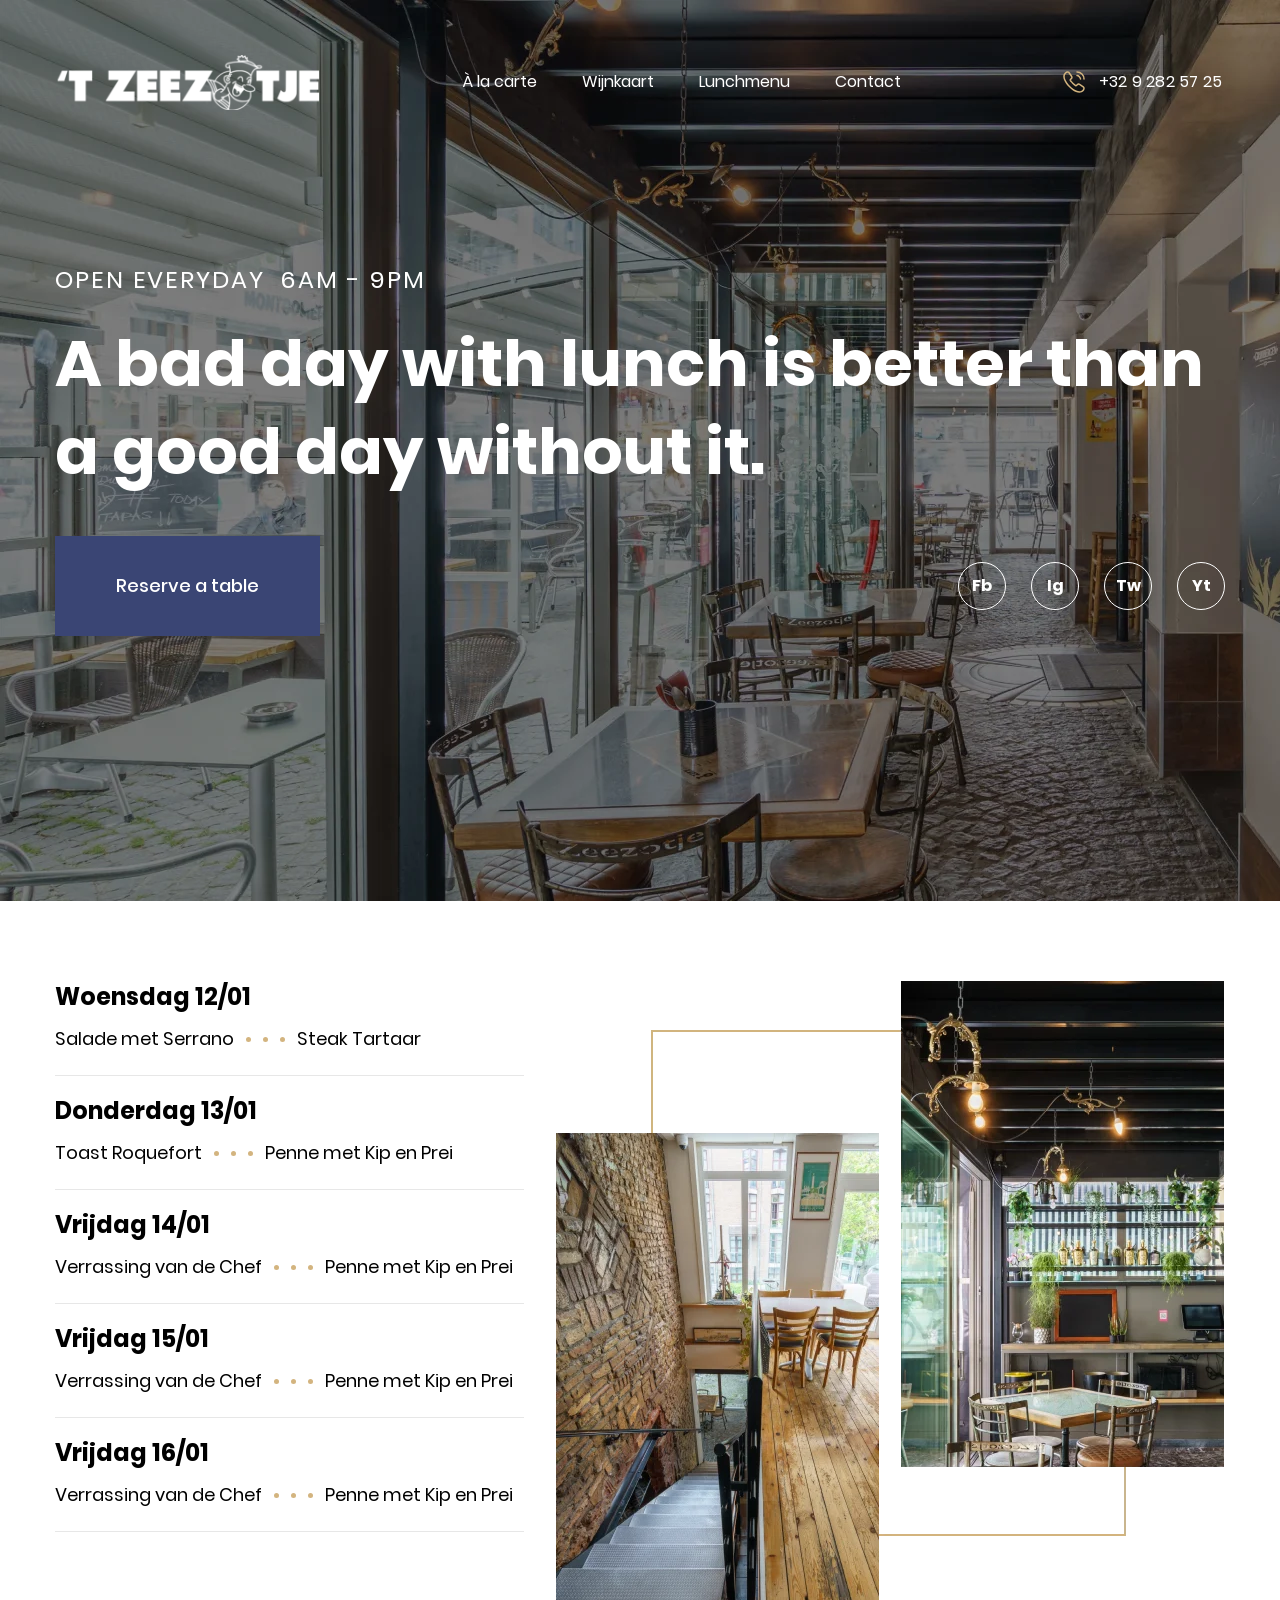
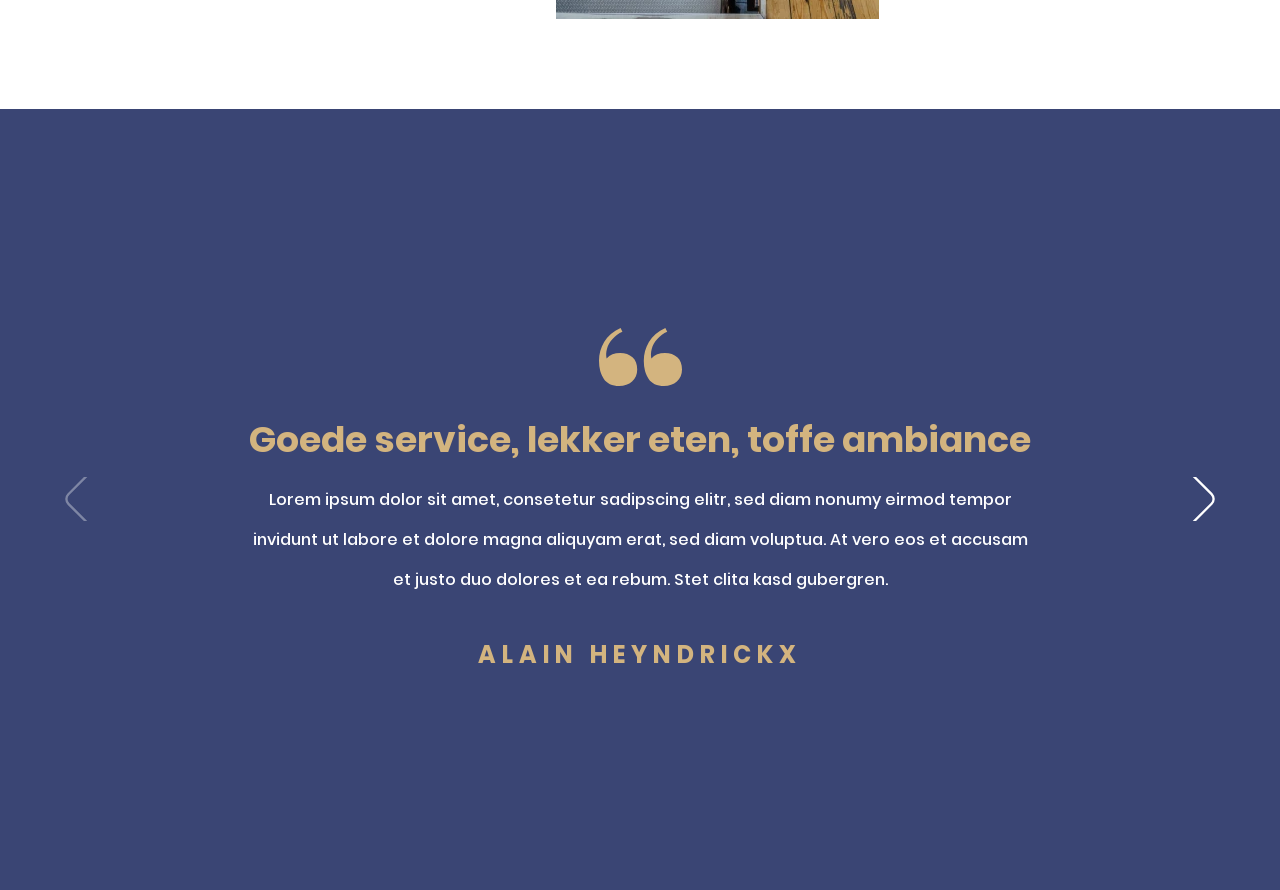
<file: index.html>
<!DOCTYPE html><html lang="en"><head><meta charset="UTF-8"><meta name="viewport" content="width=device-width,initial-scale=1"><meta http-equiv="X-UA-Compatible" content="IE=edge"><title>Test</title><link rel="stylesheet" href="css/style.min.css"></head><body><header class="header"><div class="container"><div class="header__item"><div class="logo"><a href="#" class="logo__link"><img width="269" height="55" class="logo__img logo__img_des" src="./img/logo-white.svg" alt="Logo"> <img width="269" height="55" class="logo__img logo__img_mob" src="./img/logo.svg" alt="Logo"></a></div></div><div class="header__item header__item_mob"><nav class="menu"><ul class="menu__list"><li class="menu__item"><a class="menu__link" href="#la_carte" target="_blank">À la carte</a></li><li class="menu__item"><a class="menu__link" href="#wijnkaart" target="_blank">Wijnkaart</a></li><li class="menu__item"><a class="menu__link" href="#lunchmenu" target="_blank">Lunchmenu</a></li><li class="menu__item"><a class="menu__link" href="#contact" target="_blank">Contact</a></li></ul></nav></div><div class="header__item header__item_mob"><div class="header__feedback"><a href="tel:+7(843)207-09-11" class="header__phone">+32 9 282 57 25</a></div></div><div class="header__m"><nav class="menu"><ul class="menu__list"><li class="menu__item"><a class="menu__link" href="#la_carte" target="_blank">À la carte</a></li><li class="menu__item"><a class="menu__link" href="#wijnkaart" target="_blank">Wijnkaart</a></li><li class="menu__item"><a class="menu__link" href="#lunchmenu" target="_blank">Lunchmenu</a></li><li class="menu__item"><a class="menu__link" href="#contact" target="_blank">Contact</a></li><li class="menu__item_mob"><div class="header__feedback"><a href="tel:+7(843)207-09-11" class="header__phone">+32 9 282 57 25</a></div></li></ul></nav></div><div class="hamburger"><div class="line1"></div><div class="line2"></div><div class="line3"></div></div></div></header><main><section class="promo"><div class="container container_promo"><span class="promo__info">OPEN EVERYDAY&nbsp;&nbsp;6AM - 9PM</span><h1>A bad day with lunch is better than a good day without it.</h1><div class="promo__wrapper"><a href="#" class="btn btn-blue" data-modal>Reserve a table</a><ul class="social"><li class="social__item"><a href="#" class="social__link">Fb</a></li><li class="social__item"><a href="#" class="social__link">Ig</a></li><li class="social__item"><a href="#" class="social__link">Tw</a></li><li class="social__item"><a href="#" class="social__link">Yt</a></li></ul></div></div></section><section class="information"><div class="container"><ul class="information__content"><li class="information__item"><h3>Woensdag 12/01</h3><div class="information__wrapper"><span>Salade met Serrano</span> <img src="./icons/dots.svg" alt="dots"> <span>Steak Tartaar</span></div><hr></li><li class="information__item"><h3>Donderdag 13/01</h3><div class="information__wrapper"><span>Toast Roquefort</span> <img src="./icons/dots.svg" alt="dots"> <span>Penne met Kip en Prei</span></div><hr></li><li class="information__item"><h3>Vrijdag 14/01</h3><div class="information__wrapper"><span>Verrassing van de Chef</span> <img src="./icons/dots.svg" alt="dots"> <span>Penne met Kip en Prei</span></div><hr></li><li class="information__item"><h3>Vrijdag 15/01</h3><div class="information__wrapper"><span>Verrassing van de Chef</span> <img src="./icons/dots.svg" alt="dots"> <span>Penne met Kip en Prei</span></div><hr></li><li class="information__item"><h3>Vrijdag 16/01</h3><div class="information__wrapper"><span>Verrassing van de Chef</span> <img src="./icons/dots.svg" alt="dots"> <span>Penne met Kip en Prei</span></div><hr></li></ul><img class="information__img" width="668" height="638" src="./img/image.webp" alt="image"></div></section><section class="reviews"><div class="container"><div class="swiper"><div class="swiper-wrapper"><div class="swiper-slide"><div class="reviews__wrapper"><img width="83" height="58" src="./icons/mark.svg" alt="mark"><h2>Goede service, lekker eten, toffe ambiance</h2><p class="reviews__description">Lorem ipsum dolor sit amet, consetetur sadipscing elitr, sed diam nonumy eirmod tempor invidunt ut labore et dolore magna aliquyam erat, sed diam voluptua. At vero eos et accusam et justo duo dolores et ea rebum. Stet clita kasd gubergren.</p><div class="reviews__name">ALAIN HEYNDRICKX</div></div></div><div class="swiper-slide"><div class="reviews__wrapper"><img width="83" height="58" src="./icons/mark.svg" alt="mark"><h2>Goede service, lekker eten, toffe ambiance</h2><p class="reviews__description">Lorem ipsum dolor sit amet, consetetur sadipscing elitr, sed diam nonumy eirmod tempor invidunt ut labore et dolore magna aliquyam erat, sed diam voluptua. At vero eos et accusam et justo duo dolores et ea rebum. Stet clita kasd gubergren.</p><div class="reviews__name">ALAIN HEYNDRICKX</div></div></div></div><div class="swiper-button-next"></div><div class="swiper-button-prev"></div></div></div></section></main><div class="modal"><div class="modal__dialog"><div class="modal__content"><form action="#" class="contacts__form"><div class="modal__close" data-close>&times;</div><h2 class="modal__title">Consultation</h2><input required placeholder="Имя" name="name" id="name" type="text" class="contacts__input"> <input required placeholder="Эл. почта" name="email" id="email" type="email" class="contacts__input"> <button class="btn btn-blue" id="sendMail">Submit</button></form></div></div></div><script src="./js/bundle.js"></script></body></html>
</file>
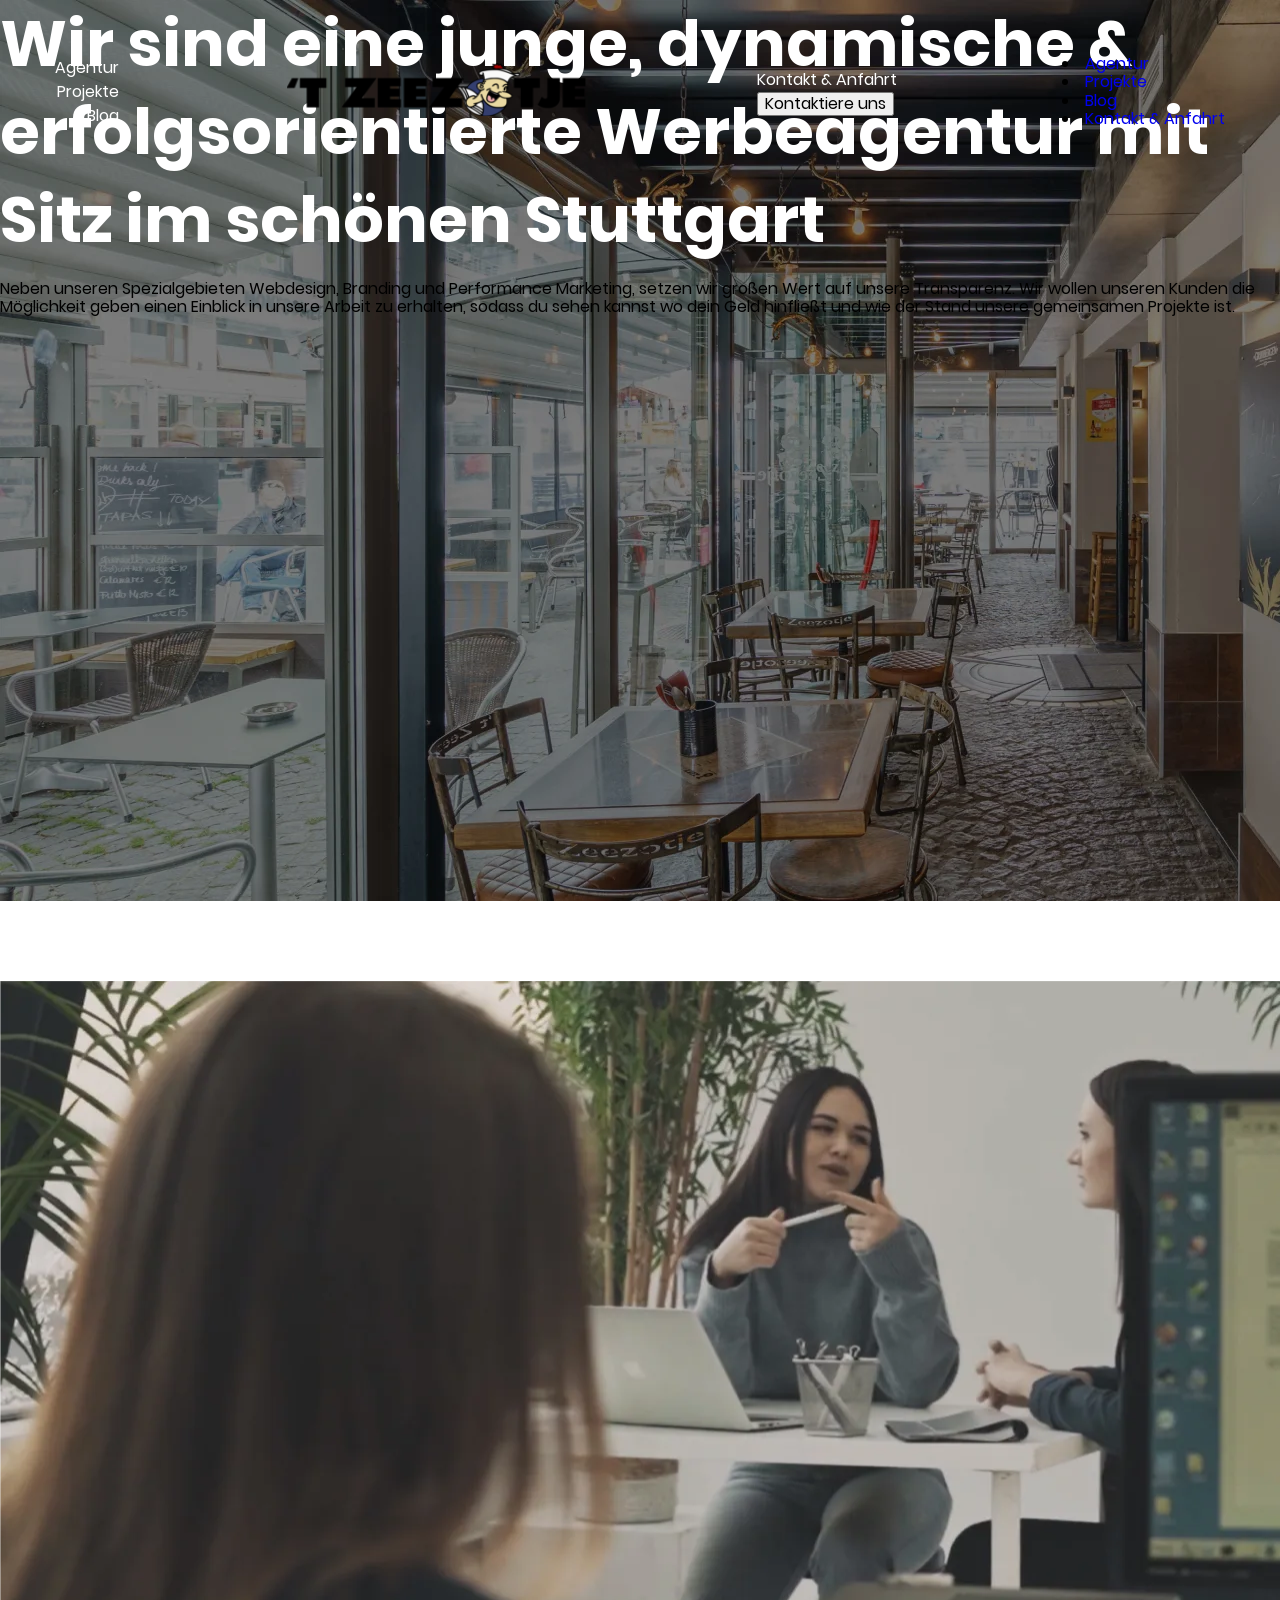
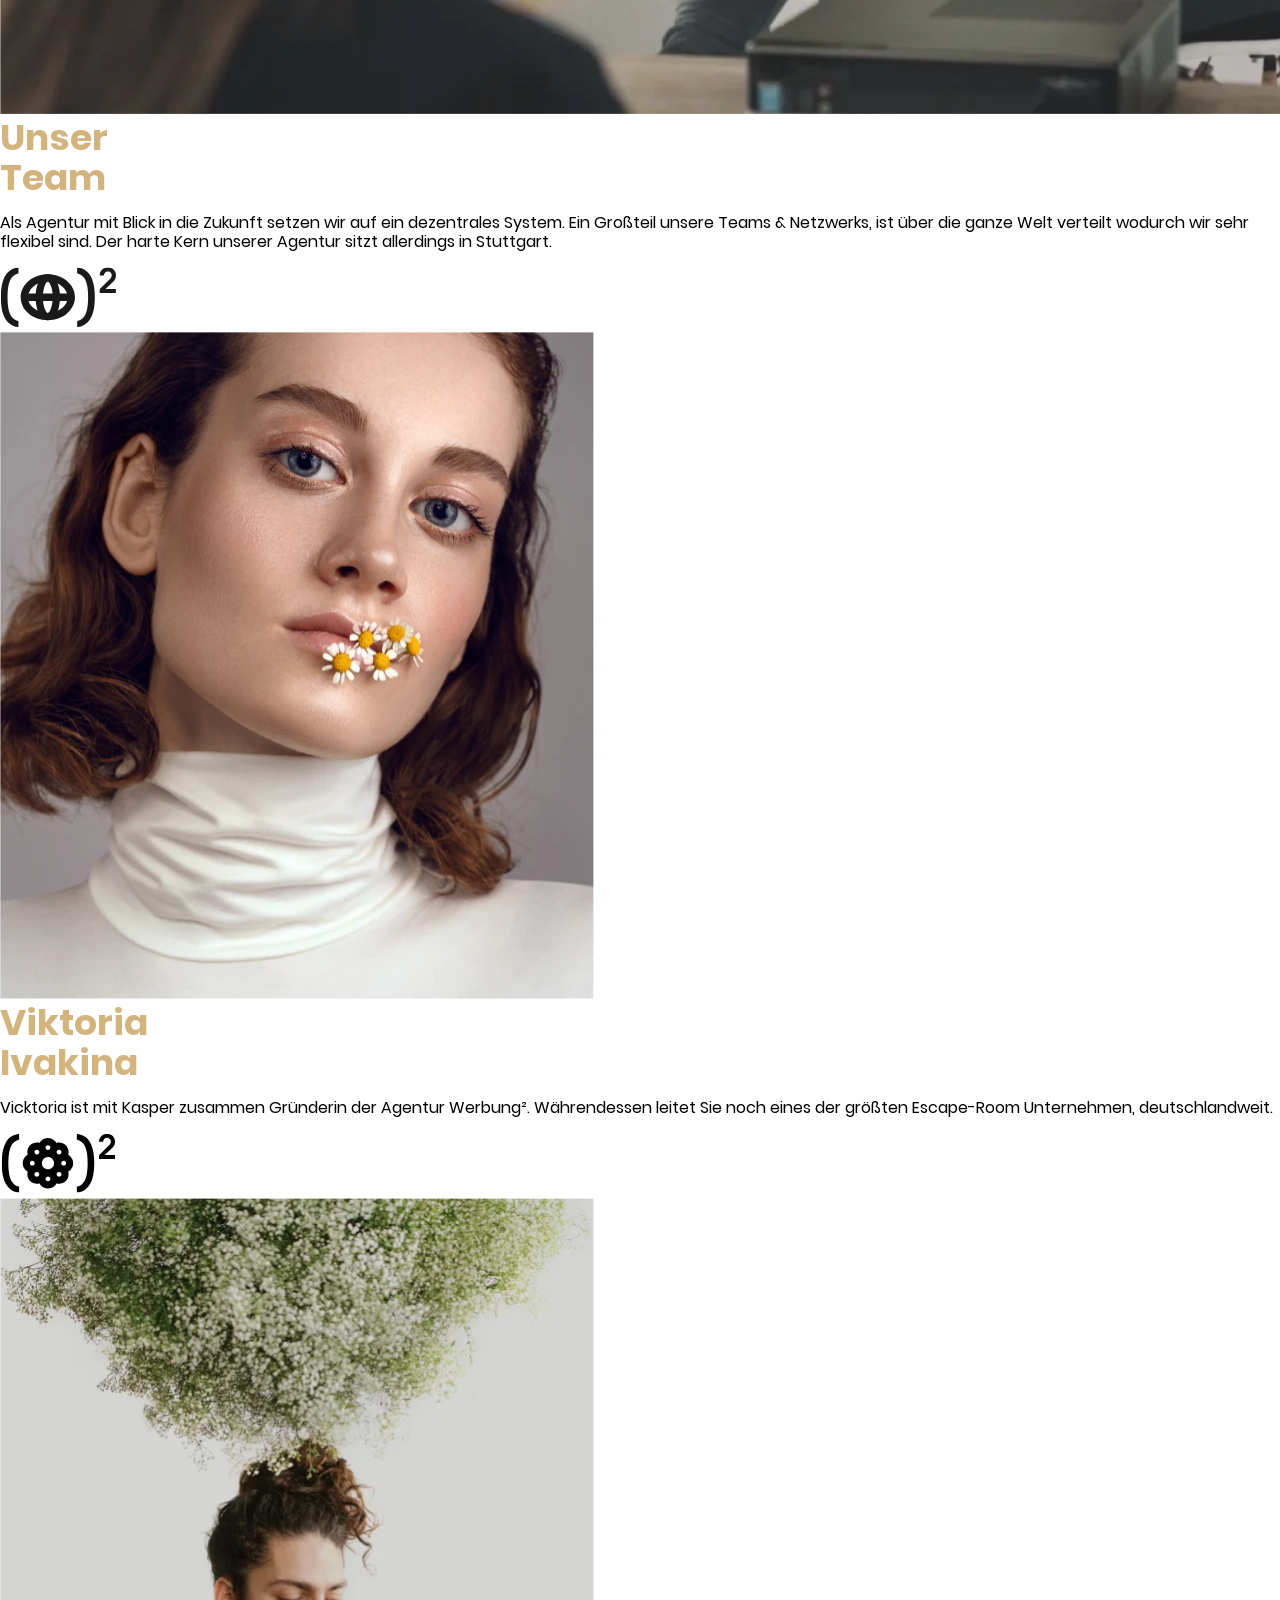
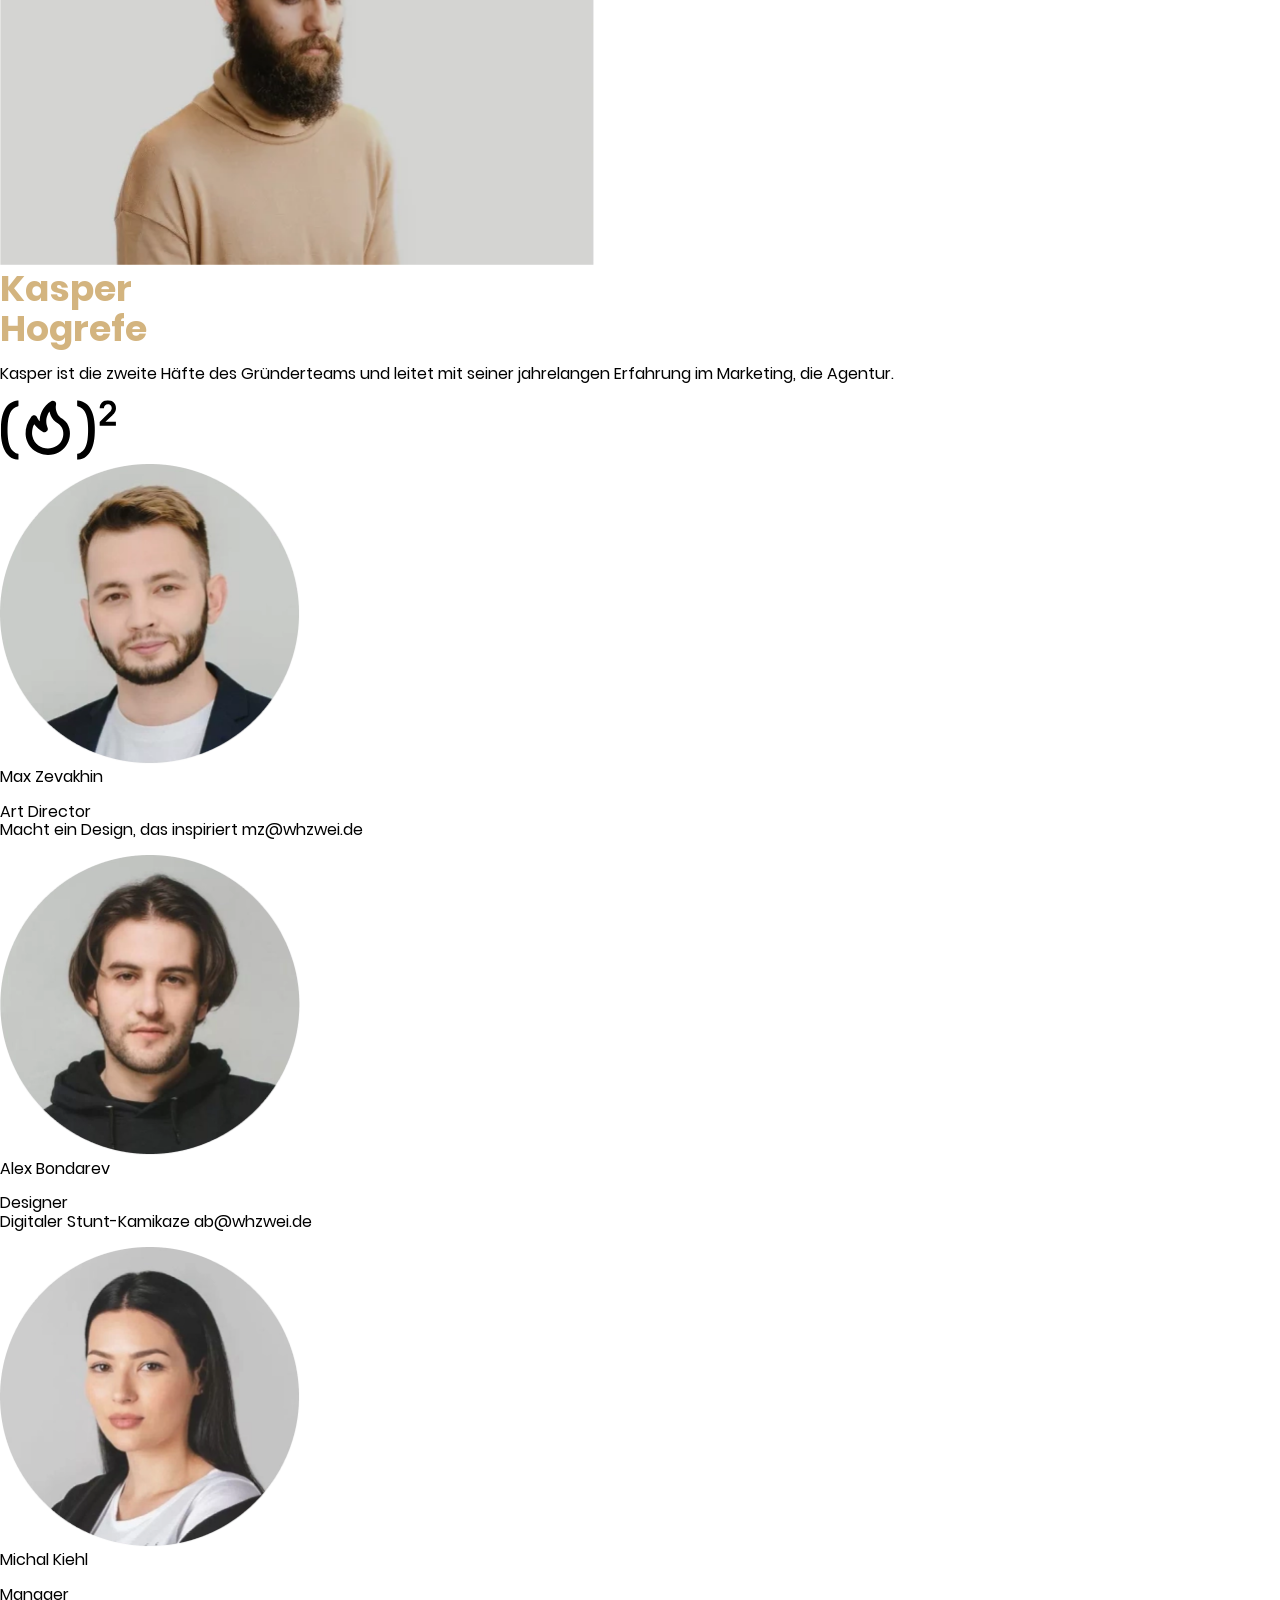
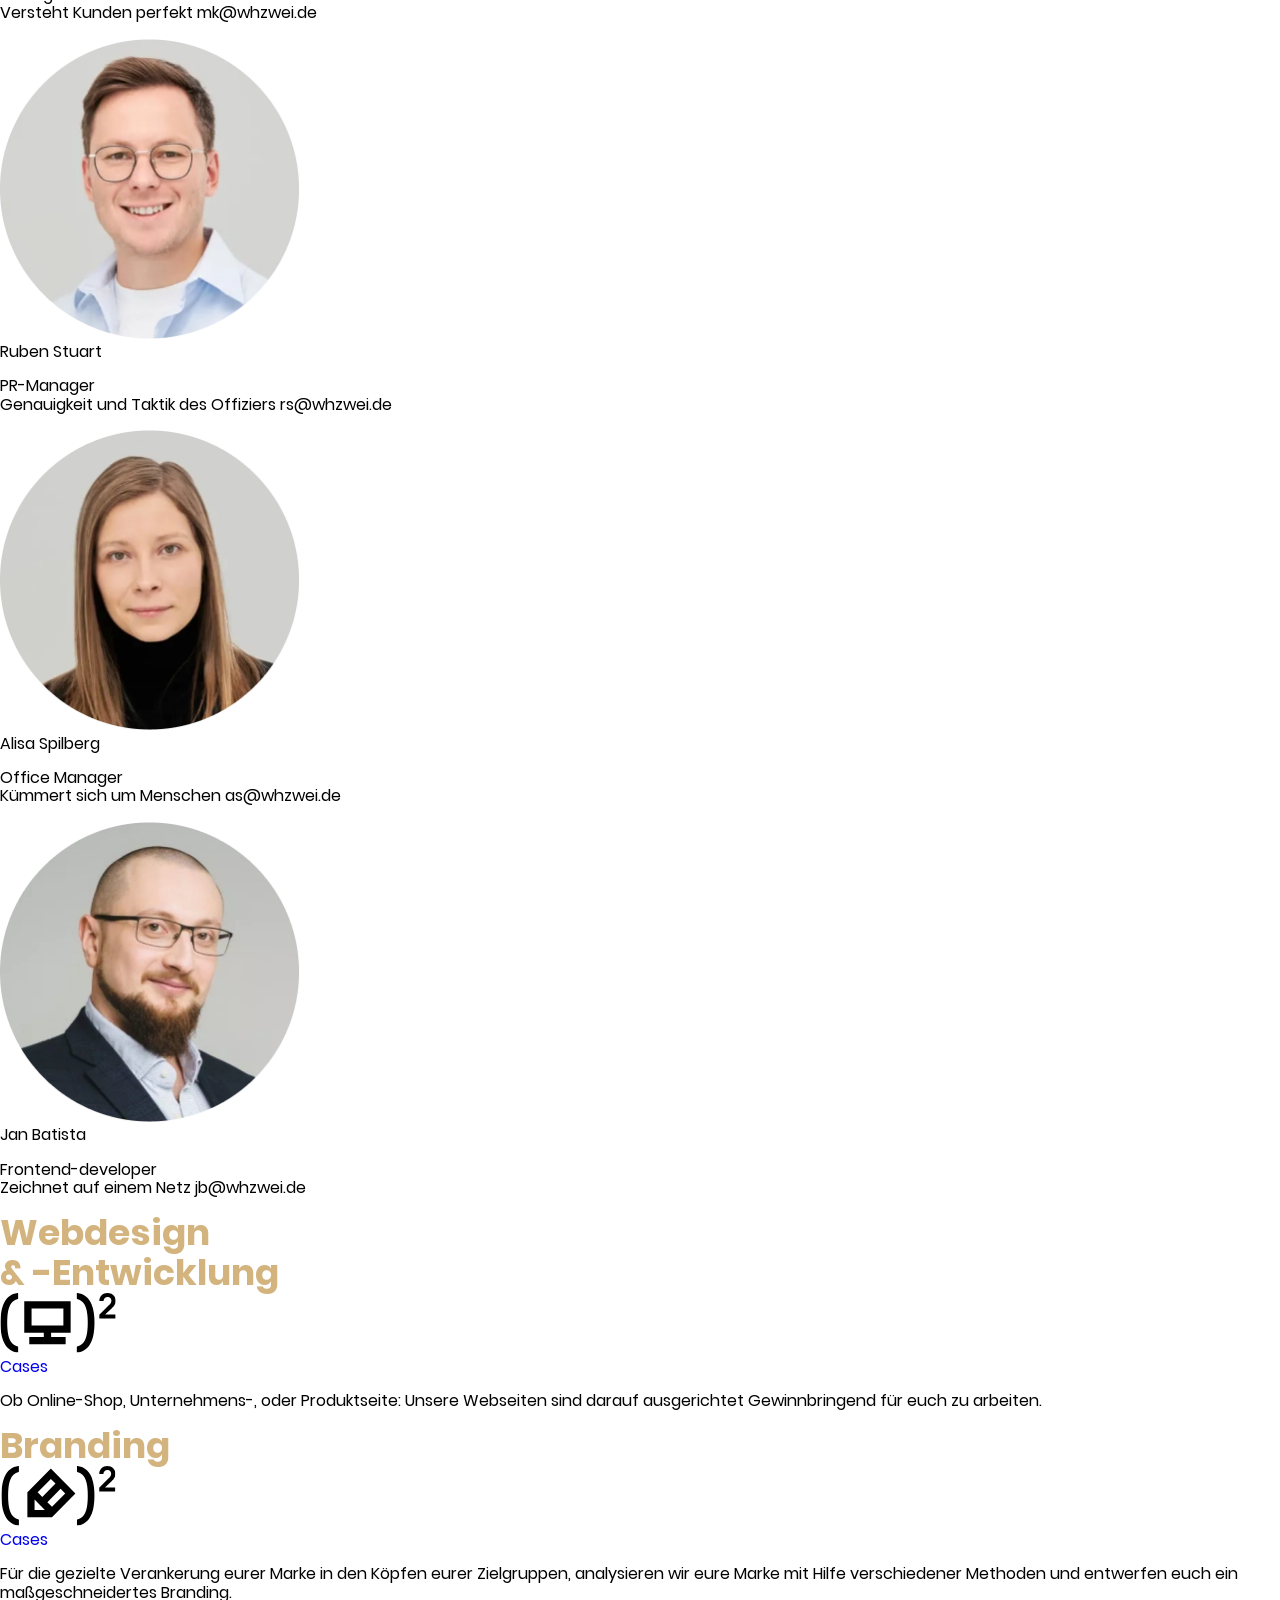
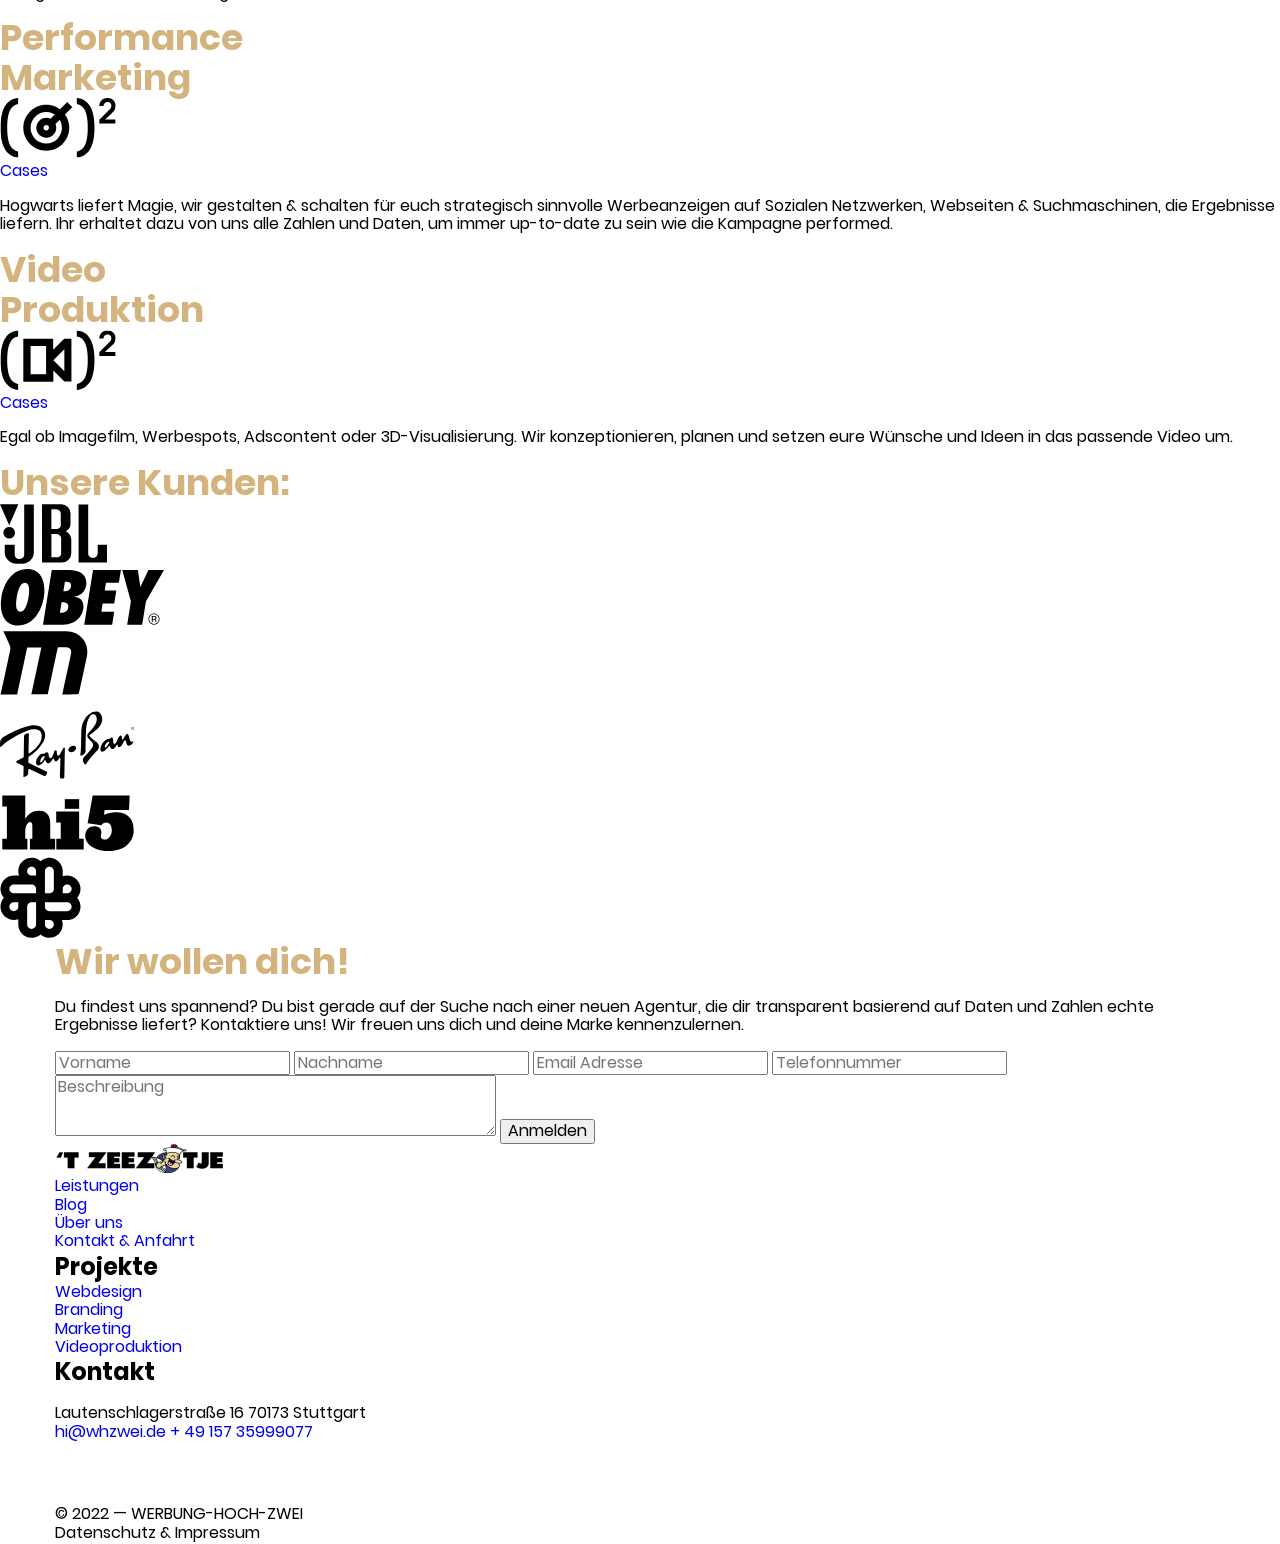
<file: agency.html>
<!DOCTYPE html><html lang="ru"><head><meta charset="UTF-8"><meta name="viewport" content="width=device-width,initial-scale=1"><meta http-equiv="X-UA-Compatible" content="ie=edge"><title>Werbung</title><link rel="stylesheet" href="css/style.min.css"></head><body><header class="header"><div class="container header__container"><div class="header__left header__item"><nav class="menu"><ul class="menu__nav"><li class="menu__list"><a href="#" class="menu__link menu__link_active">Agentur</a></li><li class="menu__list"><a href="#" class="menu__link">Projekte</a></li><li class="menu__list"><a href="#" class="menu__link">Blog</a></li></ul></nav></div><div class="header__logo header__item"><img width="307" height="53" src="./img/logo.svg" alt="logo"></div><div class="header__right header__item"><nav class="menu"><ul class="menu__nav"><li class="menu__list"><a href="#" class="menu__link">Kontakt & Anfahrt</a></li></ul></nav><button class="button button_mini header__button">Kontaktiere uns</button></div><div class="hmenu"><li><a href="#">Agentur</a></li><li><a href="#">Projekte</a></li><li><a href="#">Blog</a></li><li><a href="#">Kontakt & Anfahrt</a></li></div><div class="hamburger"><div class="line1"></div><div class="line2"></div></div></div></header><main><section class="promo custom-section"><div class="promo__container-agency"><h1 class="heading">Wir sind eine junge, dynamische & erfolgsorientierte Werbeagentur mit Sitz im schönen Stuttgart</h1><p class="description">Neben unseren Spezialgebieten Webdesign, Branding und Performance Marketing, setzen wir großen Wert auf unsere Transparenz. Wir wollen unseren Kunden die Möglichkeit geben einen Einblick in unsere Arbeit zu erhalten, sodass du sehen kannst wo dein Geld hinfließt und wie der Stand unsere gemeinsamen Projekte ist.</p></div></section><section class="team"><div class="team__container"><img width="1920" height="733" src="./img/agency/agency.webp" alt="Agency" class="team__img"><ul class="team__list-main"><li class="team__item-main"><div class="team__gen team__left"></div><div class="team__gen team__right"><div class="team__wrapper"><div class="team__descr"><h2 class="heading-two">Unser<br>Team</h2><p class="description">Als Agentur mit Blick in die Zukunft setzen wir auf ein dezentrales System. Ein Großteil unsere Teams & Netzwerks, ist über die ganze Welt verteilt wodurch wir sehr flexibel sind. Der harte Kern unserer Agentur sitzt allerdings in Stuttgart.</p></div><img width="117" height="60" src="./icons/agency/team.svg" alt="team" class="team__icon"></div></div></li><li class="team__item-main"><div class="team__gen team__left"><img width="594" height="667" src="./img/agency/viktoria ivakina.webp" alt="viktoria ivakina"></div><div class="team__gen team__right"><div class="team__wrapper"><div class="team__descr"><h2 class="heading-two">Viktoria<br>Ivakina</h2><p class="description">Vicktoria ist mit Kasper zusammen Gründerin der Agentur Werbung². Währendessen leitet Sie noch eines der größten Escape-Room Unternehmen, deutschlandweit.</p></div><img width="117" height="60" src="./icons/agency/flower.svg" alt="flower" class="team__icon"></div></div></li><li class="team__item-main"><div class="team__gen team__left"><img width="594" height="667" src="./img/agency/kasper hogrefe.webp" alt="kasper hogrefe"></div><div class="team__gen team__right"><div class="team__wrapper"><div class="team__descr"><h2 class="heading-two">Kasper<br>Hogrefe</h2><p class="description">Kasper ist die zweite Häfte des Gründerteams und leitet mit seiner jahrelangen Erfahrung im Marketing, die Agentur.</p></div><img width="117" height="60" src="./icons/agency/fire.svg" alt="fire" class="team__icon"></div></div></li></ul><ul class="team__list-sec"><li class="team__item-sec"><img width="300" height="300" src="./img/agency/max zevakhin.webp" alt="Max Zevakhin" class="team__image"><div class="team__info"><span class="team__title">Max Zevakhin</span><p class="description">Art Director<br>Macht ein Design, das inspiriert mz@whzwei.de</p></div></li><li class="team__item-sec"><img width="300" height="300" src="./img/agency/alex bondarev.webp" alt="Alex Bondarev" class="team__image"><div class="team__info"><span class="team__title">Alex Bondarev</span><p class="description">Designer<br>Digitaler Stunt-Kamikaze ab@whzwei.de</p></div></li><li class="team__item-sec"><img width="300" height="300" src="./img/agency/michal kiehl.webp" alt="Michal Kiehl" class="team__image"><div class="team__info"><span class="team__title">Michal Kiehl</span><p class="description">Manager<br>Versteht Kunden perfekt mk@whzwei.de</p></div></li><li class="team__item-sec"><img width="300" height="300" src="./img/agency/ruben stuart.webp" alt="Ruben Stuart" class="team__image"><div class="team__info"><span class="team__title">Ruben Stuart</span><p class="description">PR-Manager<br>Genauigkeit und Taktik des Offiziers rs@whzwei.de</p></div></li><li class="team__item-sec"><img width="300" height="300" src="./img/agency/alisa spilberg.webp" alt="Alisa Spilberg" class="team__image"><div class="team__info"><span class="team__title">Alisa Spilberg</span><p class="description">Office Manager<br>Kümmert sich um Menschen as@whzwei.de</p></div></li><li class="team__item-sec"><img width="300" height="300" src="./img/agency/jan batista.webp" alt="Jan Batista" class="team__image"><div class="team__info"><span class="team__title">Jan Batista</span><p class="description">Frontend-developer<br>Zeichnet auf einem Netz jb@whzwei.de</p></div></li></ul></div></section><section class="service"><ul class="service__container"><li class="service__item"><div class="service__top"><h2 class="heading-two">Webdesign<br>& -Entwicklung</h2><div class="service__icon service__right"><img width="117" height="60" src="./icons/service/webdesign.svg" alt="Webdesign & Entwicklung"></div></div><div class="service__bottom"><a href="#" class="service__link">Cases</a><p class="description service__right">Ob Online-Shop, Unternehmens-, oder Produktseite: Unsere Webseiten sind darauf ausgerichtet Gewinnbringend für euch zu arbeiten.</p></div></li><li class="service__item"><div class="service__top"><h2 class="heading-two">Branding</h2><div class="service__icon service__right"><img width="117" height="60" src="./icons/service/branding.svg" alt="Branding"></div></div><div class="service__bottom"><a href="#" class="service__link">Cases</a><p class="description service__right">Für die gezielte Verankerung eurer Marke in den Köpfen eurer Zielgruppen, analysieren wir eure Marke mit Hilfe verschiedener Methoden und entwerfen euch ein maßgeschneidertes Branding.</p></div></li><li class="service__item"><div class="service__top"><h2 class="heading-two">Performance<br>Marketing</h2><div class="service__icon service__right"><img width="117" height="60" src="./icons/service/marketing.svg" alt="Performance marketing"></div></div><div class="service__bottom"><a href="#" class="service__link">Cases</a><p class="description service__right">Hogwarts liefert Magie, wir gestalten & schalten für euch strategisch sinnvolle Werbeanzeigen auf Sozialen Netzwerken, Webseiten & Suchmaschinen, die Ergebnisse liefern. Ihr erhaltet dazu von uns alle Zahlen und Daten, um immer up-to-date zu sein wie die Kampagne performed.</p></div></li><li class="service__item"><div class="service__top"><h2 class="heading-two">Video<br>Produktion</h2><div class="service__icon service__right"><img width="117" height="60" src="./icons/service/video.svg" alt="Video prduktion"></div></div><div class="service__bottom"><a href="#" class="service__link">Cases</a><p class="description service__right">Egal ob Imagefilm, Werbespots, Adscontent oder 3D-Visualisierung. Wir konzeptionieren, planen und setzen eure Wünsche und Ideen in das passende Video um.</p></div></li></ul></section><section class="clients"><div class="clients__container"><h2 class="heading-two">Unsere Kunden:</h2><ul class="clients__list"><li class="clients__item"><img width="107" height="62" src="./icons/clients/jbl.svg" alt="jbl"></li><li class="clients__item"><img width="166" height="57" src="./icons/clients/obey.svg" alt="obey"></li><li class="clients__item"><img width="88" height="64" src="./icons/clients/m.svg" alt="m"></li><li class="clients__item"><img width="134" height="92" src="./icons/clients/ray-ban.svg" alt="ray-ban"></li><li class="clients__item"><img width="136" height="57" src="./icons/clients/hi5.svg" alt="hi5"></li><li class="clients__item"><img width="81" height="81" src="./icons/clients/cl.svg" alt="cl"></li></ul></div></section><section class="feedback"><div class="container"><h2 class="heading-two">Wir wollen dich!</h2><p class="description">Du findest uns spannend? Du bist gerade auf der Suche nach einer neuen Agentur, die dir transparent basierend auf Daten und Zahlen echte Ergebnisse liefert? Kontaktiere uns! Wir freuen uns dich und deine Marke kennenzulernen.</p><form class="form form_feedback" action="#"><input class="form__item form__item_min" name="vorname" required placeholder="Vorname" type="text"> <input class="form__item form__item_min" name="nachname" required placeholder="Nachname" type="text"> <input class="form__item form__item_min" name="email" required placeholder="Email Adresse" type="email"> <input class="form__item form__item_min" name="phone" required placeholder="Telefonnummer" type="tel"> <textarea class="form__item form__item_max" rows="3" cols="45" name="beschreibung" placeholder="Beschreibung"></textarea> <button class="button button_max">Anmelden</button></form></div></section></main><footer class="footer"><div class="container"><div class="footer__item"><div class="footer__logo"><img width="171" height="29" src="./img/logo.svg" alt="logo"></div><ul class="footer__menu"><li class="footer__menu-item"><a href="#" class="footer__menu-link">Leistungen</a></li><li class="footer__menu-item"><a href="#" class="footer__menu-link">Blog</a></li><li class="footer__menu-item"><a href="#" class="footer__menu-link">Über uns</a></li><li class="footer__menu-item"><a href="#" class="footer__menu-link">Kontakt & Anfahrt</a></li></ul></div><div class="footer__item"><h3 class="heading-three">Projekte</h3><ul class="footer__menu"><li class="footer__menu-item"><a href="#" class="footer__menu-link">Webdesign</a></li><li class="footer__menu-item"><a href="#" class="footer__menu-link">Branding</a></li><li class="footer__menu-item"><a href="#" class="footer__menu-link">Marketing</a></li><li class="footer__menu-item"><a href="#" class="footer__menu-link">Videoproduktion</a></li></ul></div><div class="footer__item"><h3 class="heading-three">Kontakt</h3><p class="footer__kontakt">Lautenschlagerstraße 16 70173 Stuttgart<br><a href="mailto:hi@whzwei.de">hi@whzwei.de</a> <a href="tel:+4915735999077">+ 49 157 35999077</a></p></div><div class="footer__item"><ul class="social"><li class="social__item"><a href="#" class="social__link"><img width="47" height="47" src="./icons/social/instagram.svg" alt="instagram" class="social__img"></a></li><li class="social__item"><a href="#" class="social__link"><img width="47" height="47" src="./icons/social/facebook.svg" alt="facebook" class="social__img"></a></li></ul><span class="copyright">© 2022 — WERBUNG-HOCH-ZWEI<br>Datenschutz & Impressum</span></div></div></footer><script src="./js/script.js"></script><script src="./js/modules/carousel.js"></script></body></html>
</file>
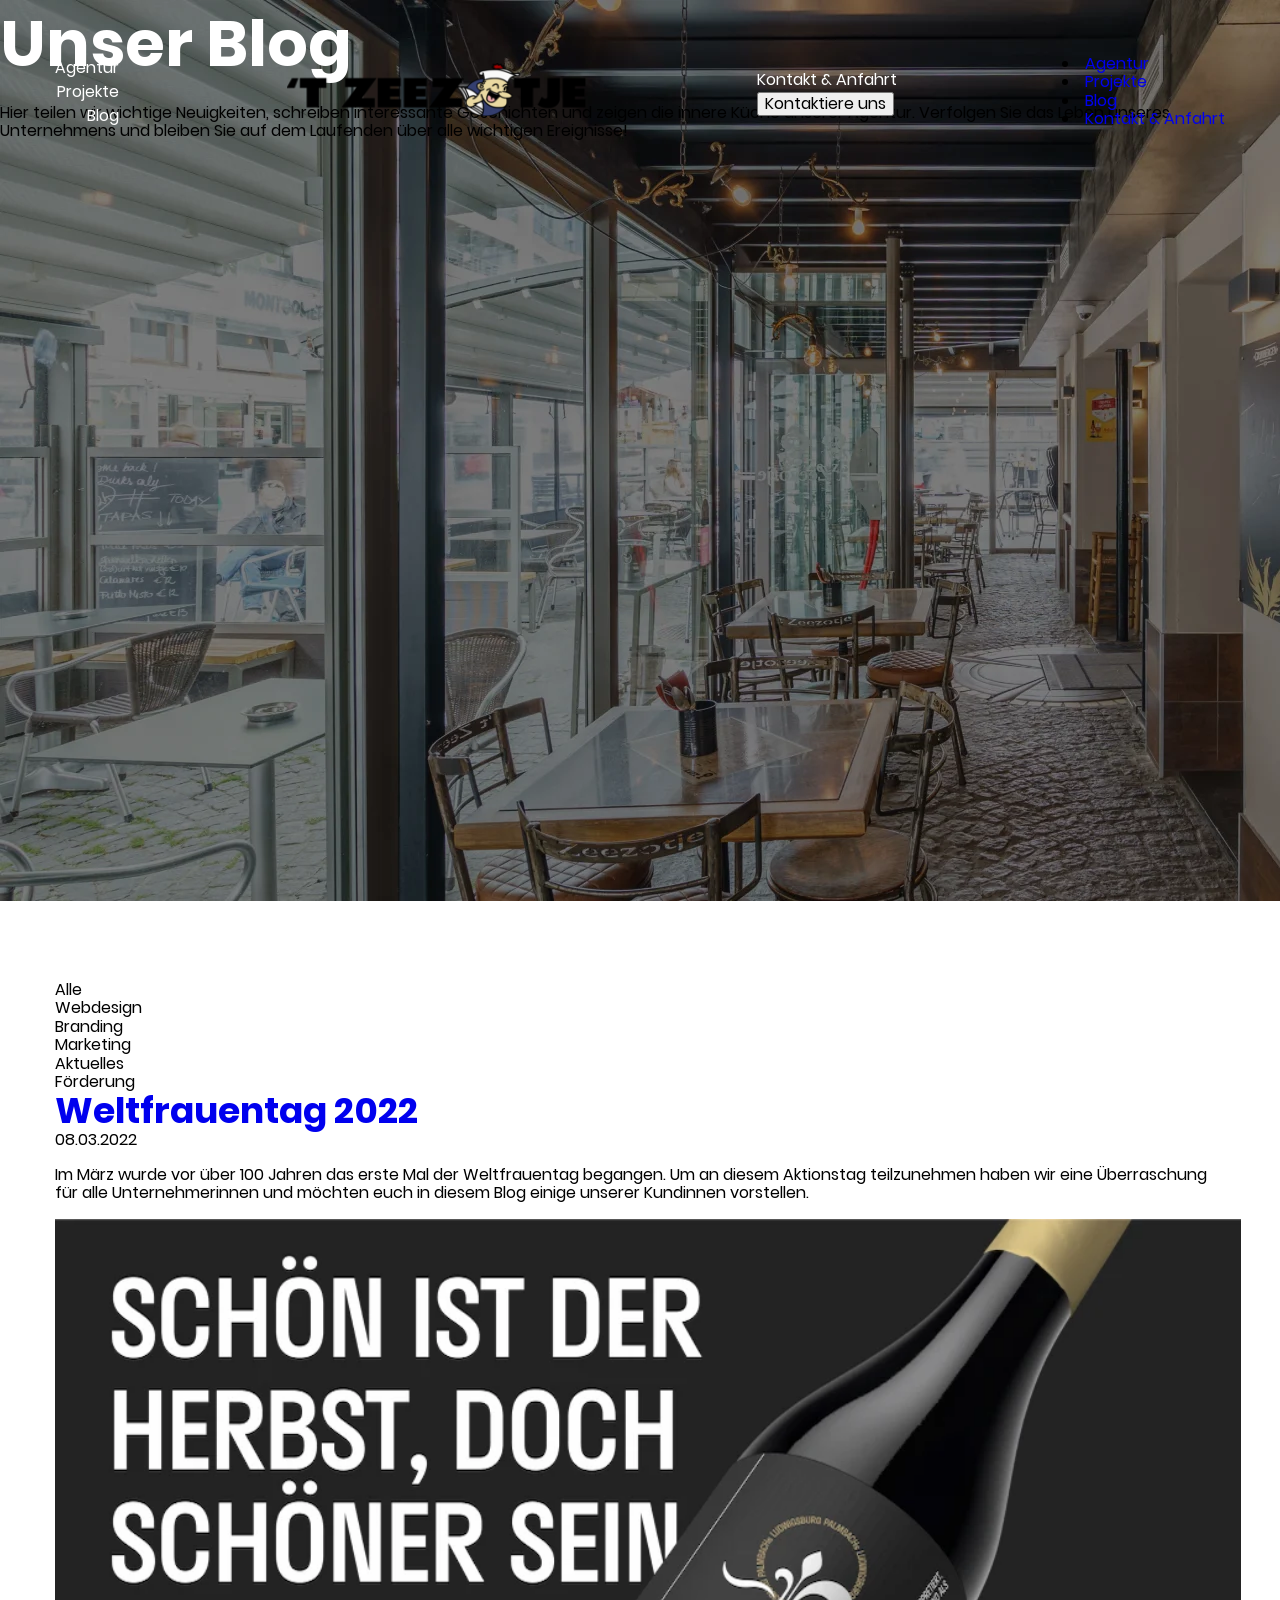
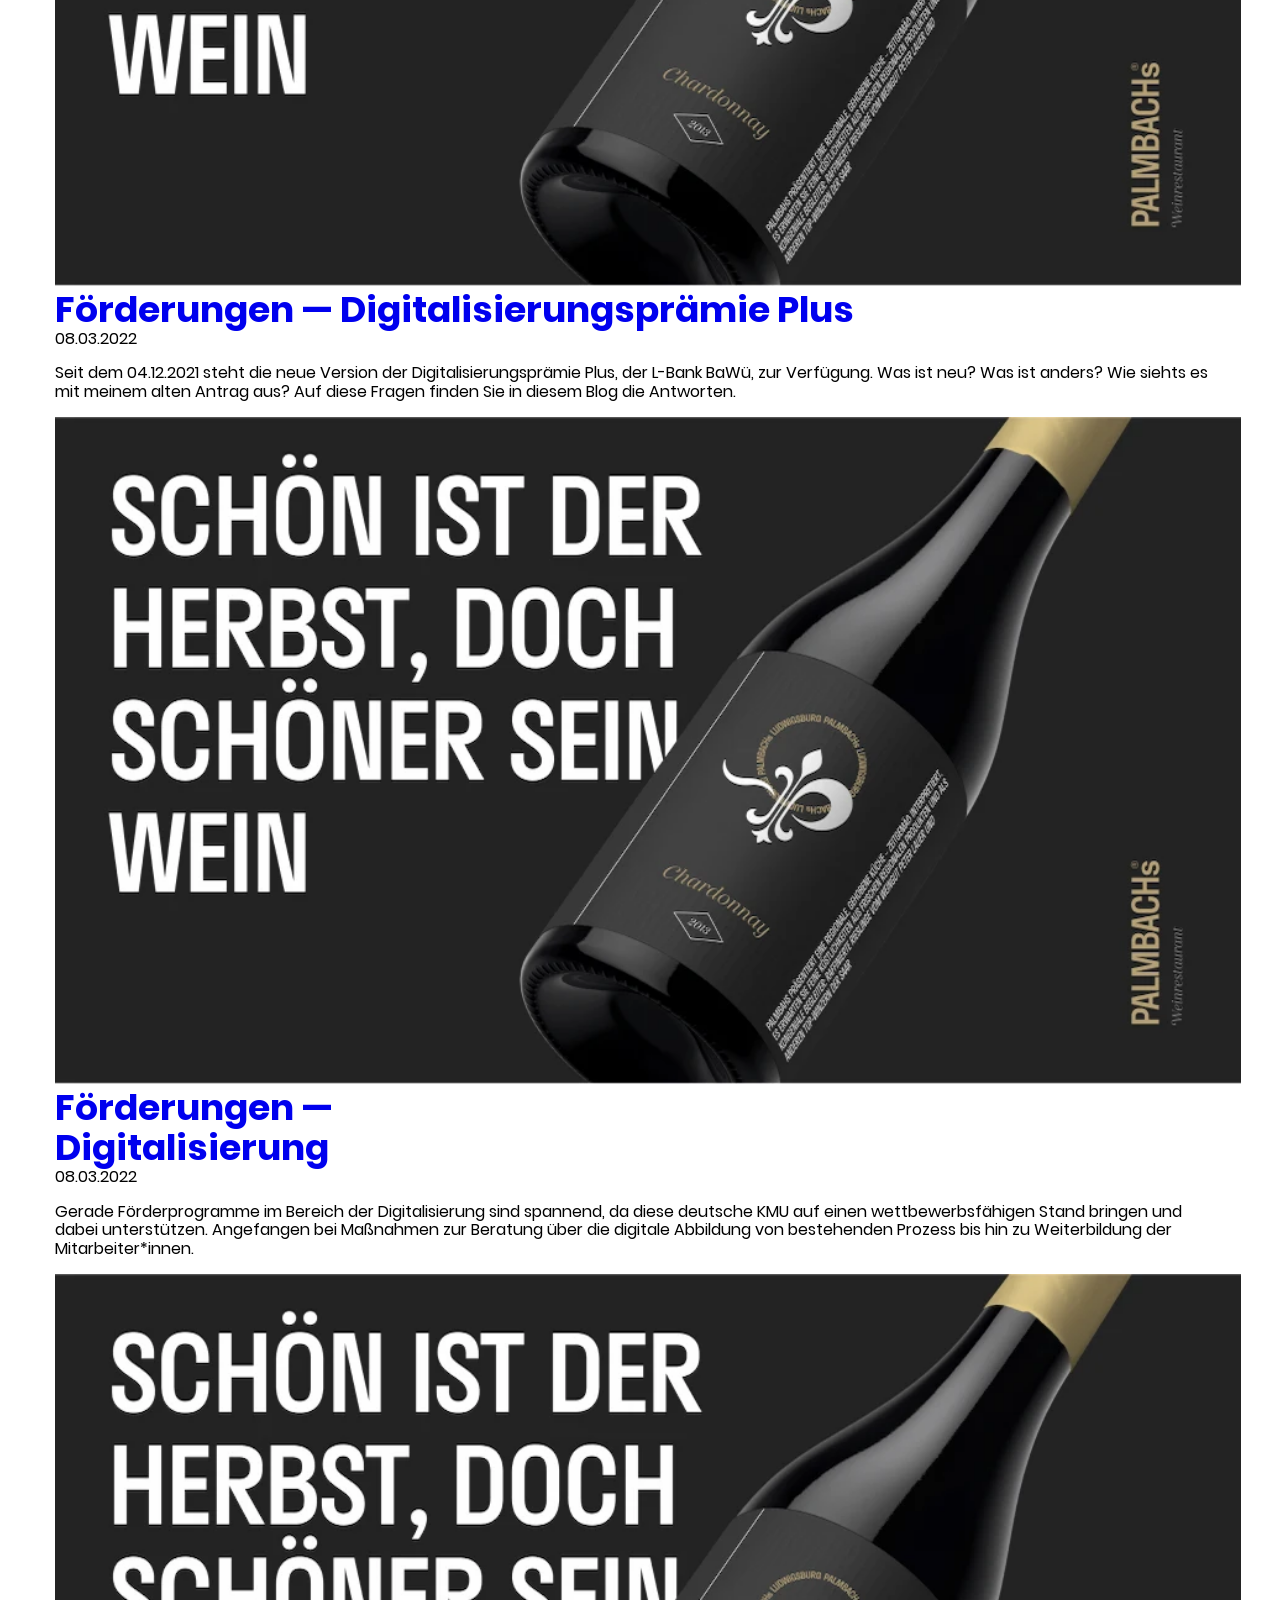
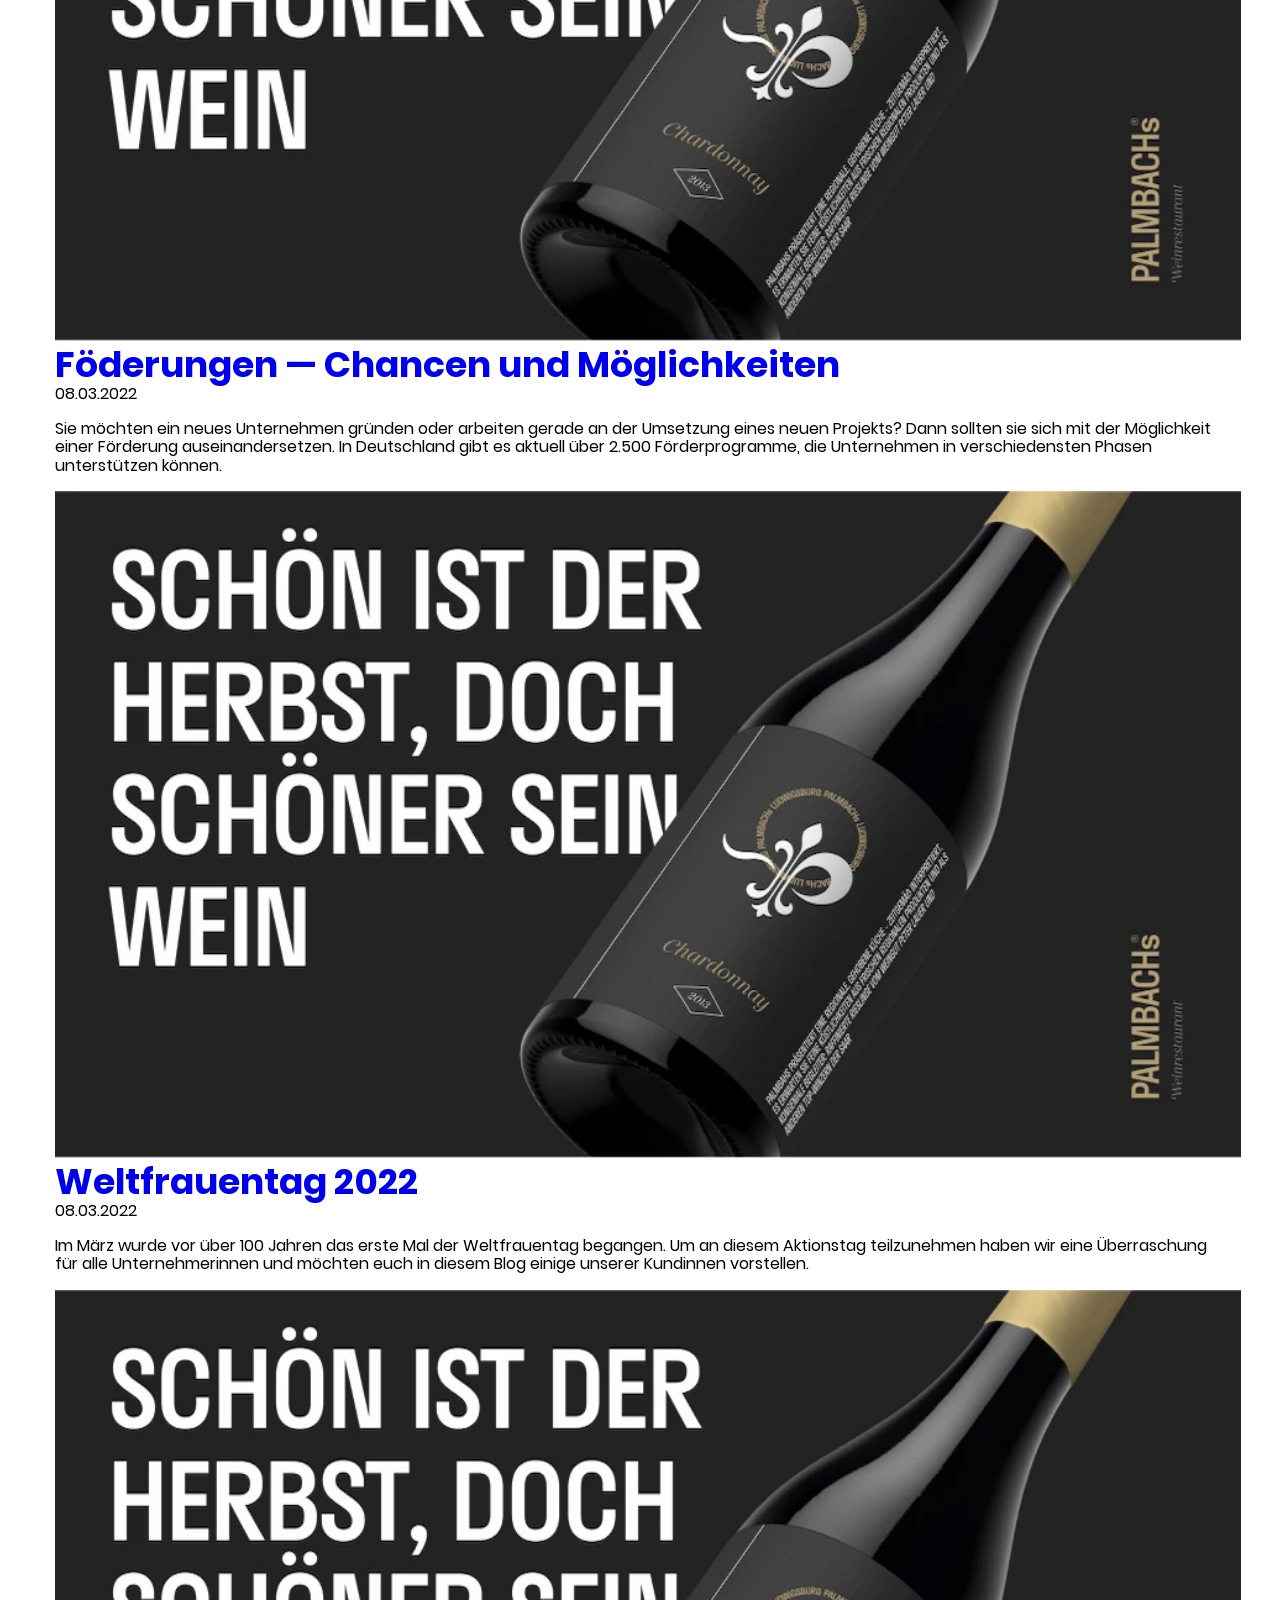
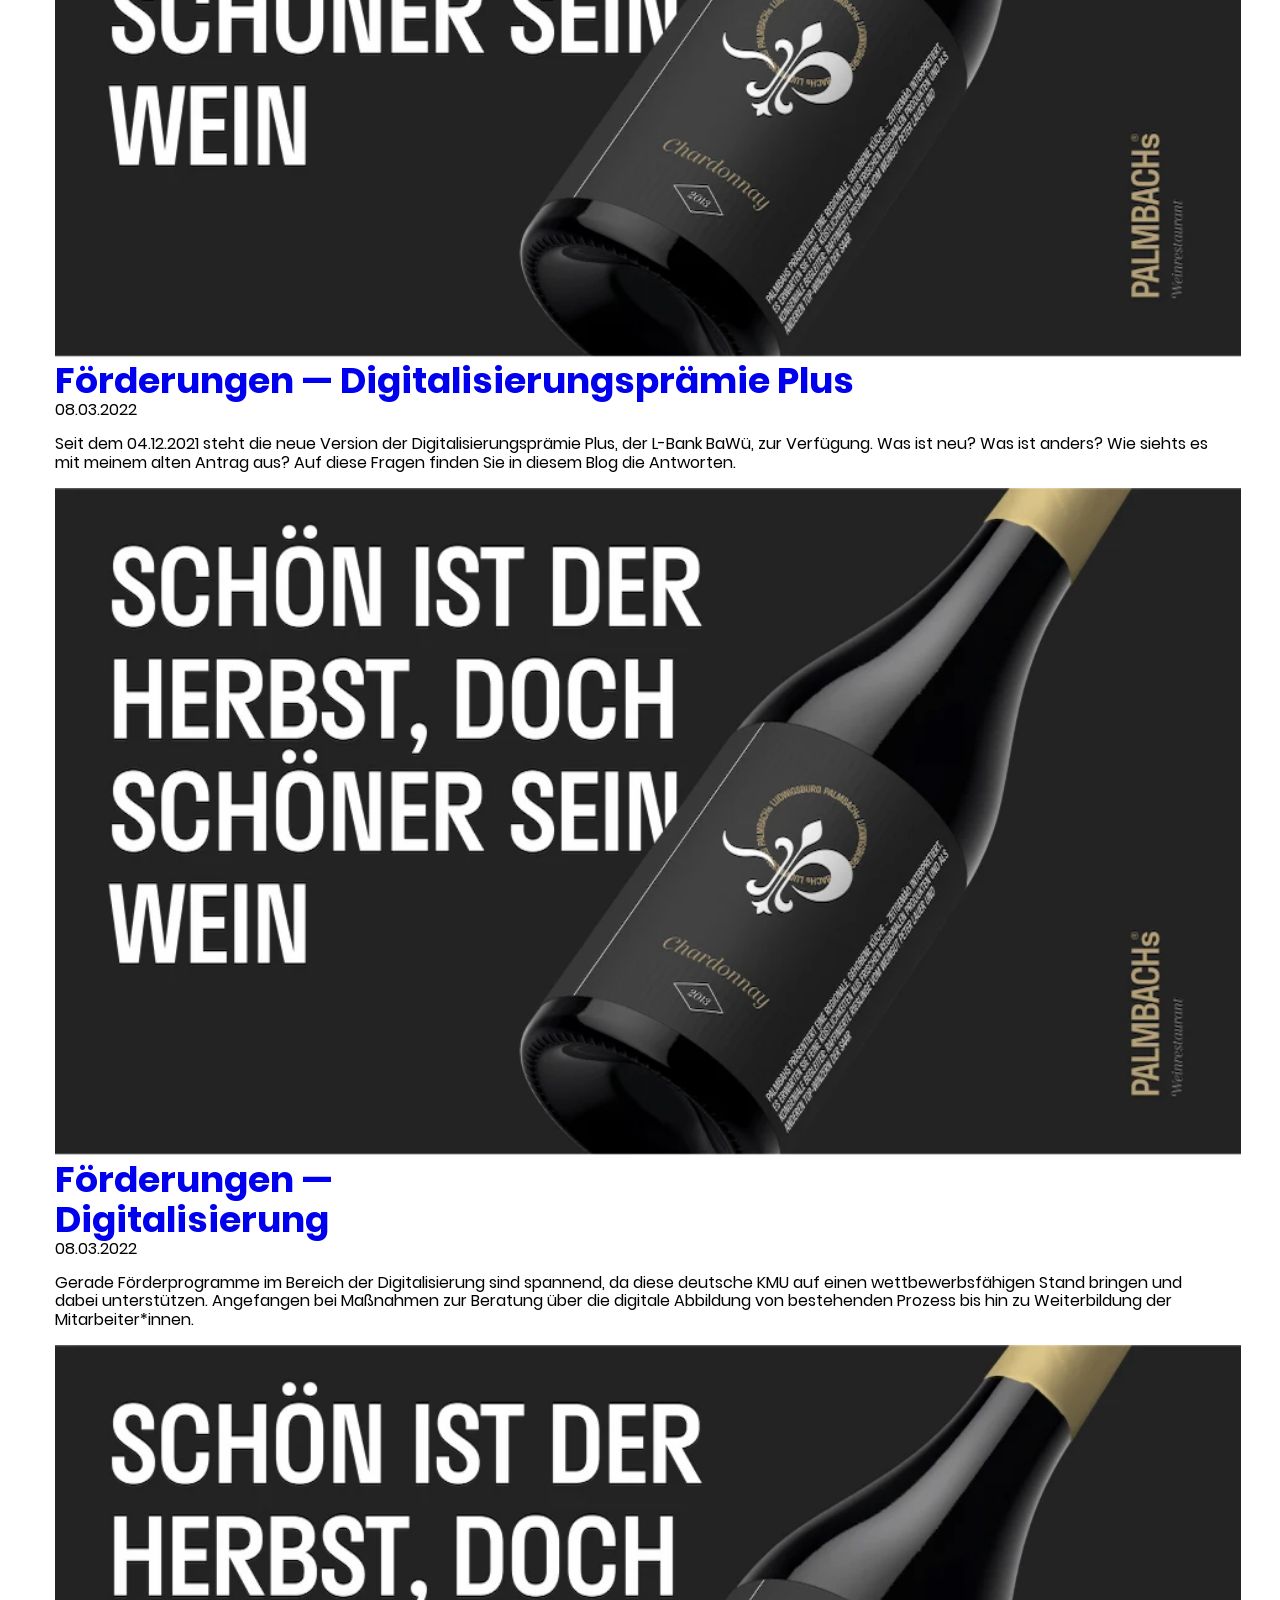
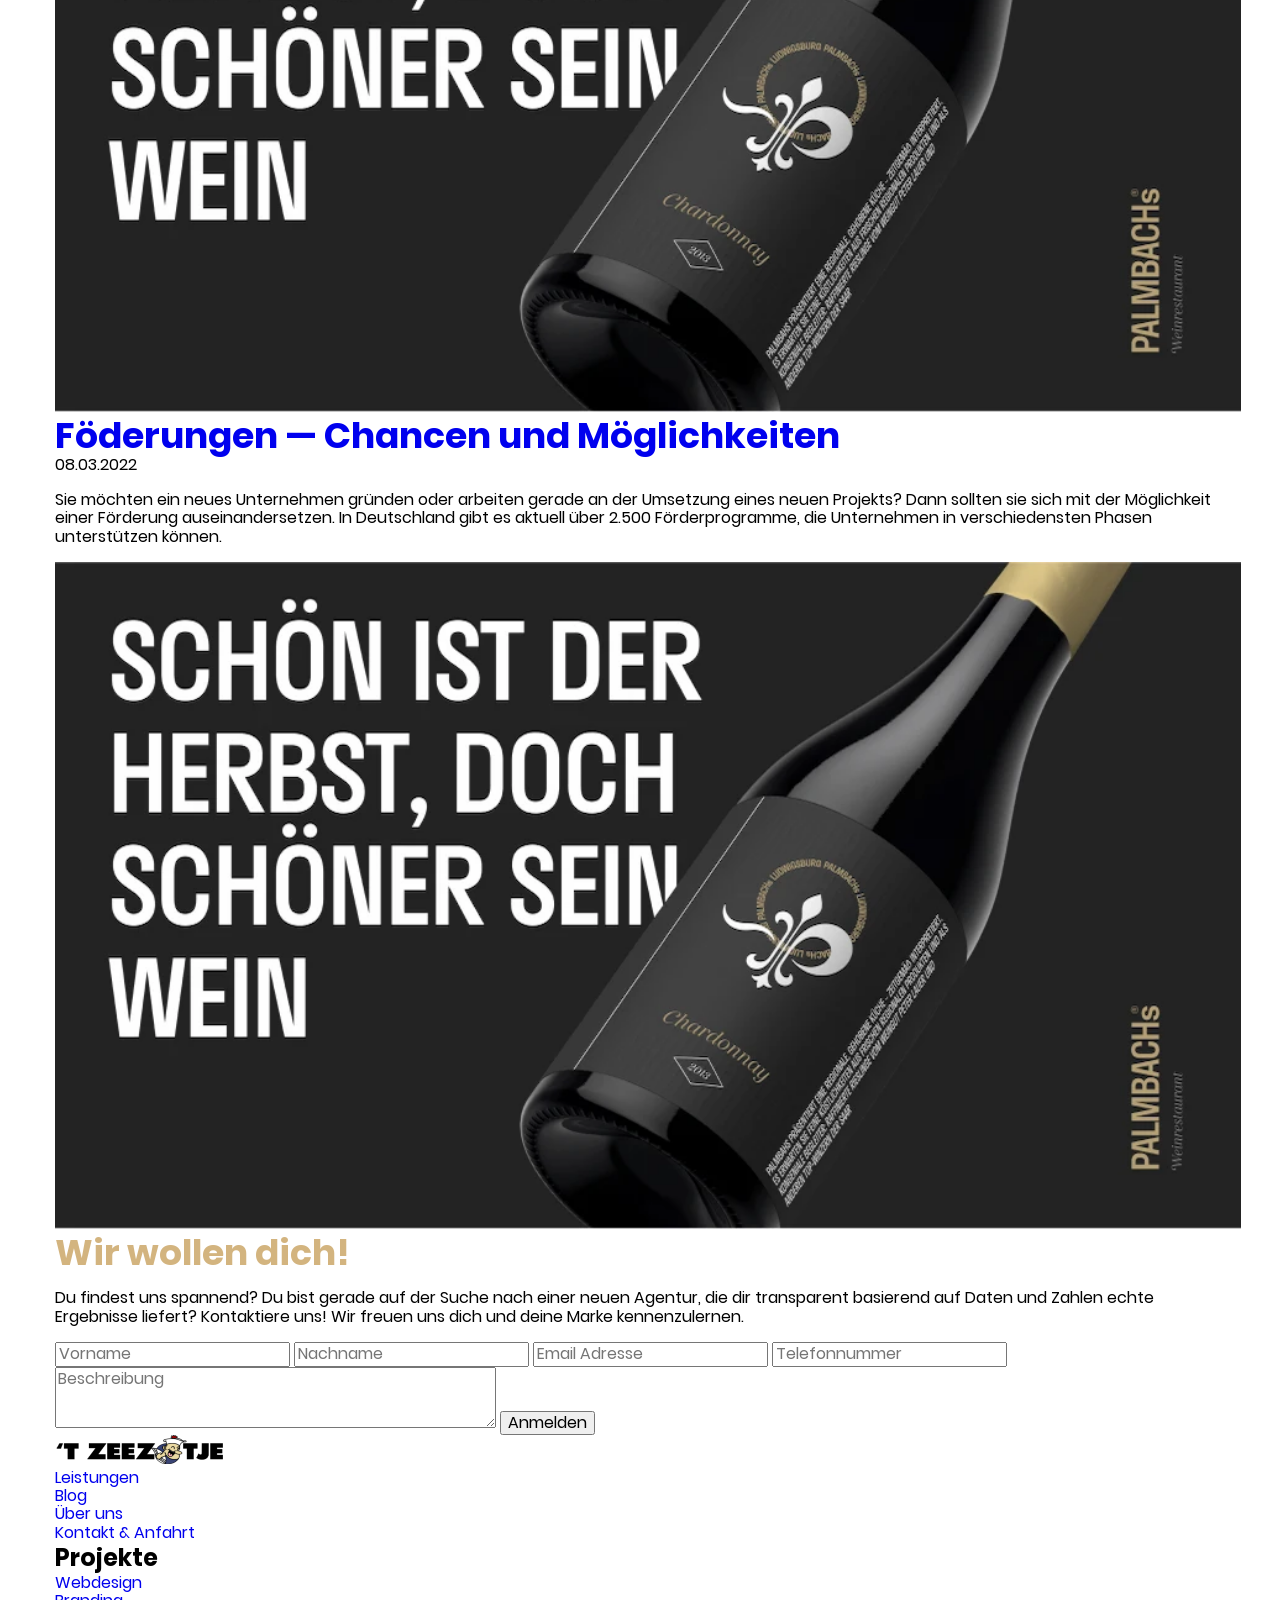
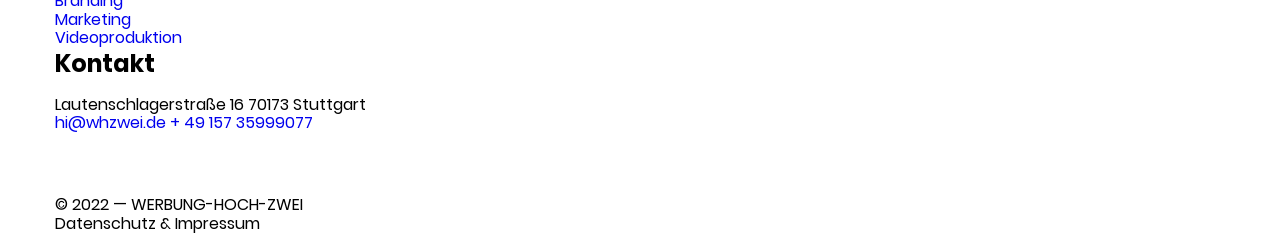
<file: blog.html>
<!DOCTYPE html><html lang="ru"><head><meta charset="UTF-8"><meta name="viewport" content="width=device-width,initial-scale=1"><meta http-equiv="X-UA-Compatible" content="ie=edge"><title>Werbung</title><link rel="stylesheet" href="css/style.min.css"></head><body><header class="header"><div class="container header__container"><div class="header__left header__item"><nav class="menu"><ul class="menu__nav"><li class="menu__list"><a href="#" class="menu__link menu__link_active">Agentur</a></li><li class="menu__list"><a href="#" class="menu__link">Projekte</a></li><li class="menu__list"><a href="#" class="menu__link">Blog</a></li></ul></nav></div><div class="header__logo header__item"><img width="307" height="53" src="./img/logo.svg" alt="logo"></div><div class="header__right header__item"><nav class="menu"><ul class="menu__nav"><li class="menu__list"><a href="#" class="menu__link">Kontakt & Anfahrt</a></li></ul></nav><button class="button button_mini header__button">Kontaktiere uns</button></div><div class="hmenu"><li><a href="#">Agentur</a></li><li><a href="#">Projekte</a></li><li><a href="#">Blog</a></li><li><a href="#">Kontakt & Anfahrt</a></li></div><div class="hamburger"><div class="line1"></div><div class="line2"></div></div></div></header><main><section class="promo custom-section"><div class="promo__container-blog"><h1 class="heading">Unser Blog</h1><p class="description">Hier teilen wir wichtige Neuigkeiten, schreiben interessante Geschichten und zeigen die innere Küche unserer Agentur. Verfolgen Sie das Leben unseres Unternehmens und bleiben Sie auf dem Laufenden über alle wichtigen Ereignisse!</p></div></section><section class="blog" id="top"><div class="container blog__container"><div class="blog__wrapper"><ul class="fmenu"><li class="fmenu-item fmenu_active" data-filter=".all">Alle</li><li class="fmenu-item" data-filter=".blog__item_webdesign">Webdesign</li><li class="fmenu-item" data-filter=".blog__item_branding">Branding</li><li class="fmenu-item" data-filter=".blog__item_marketing">Marketing</li><li class="fmenu-item" data-filter=".blog__item_aktuelles">Aktuelles</li><li class="fmenu-item" data-filter=".blog__item_forderung">Förderung</li></ul><ul class="blog__list"><li class="blog__item" data-filter=".blog__item_webdesign"><div class="blog__top"><h2 class="heading-two"><a href="#" class="blog__link">Weltfrauentag 2022</a></h2><span class="blog__data">08.03.2022</span></div><p class="description">Im März wurde vor über 100 Jahren das erste Mal der Weltfrauentag begangen. Um an diesem Aktionstag teilzunehmen haben wir eine Überraschung für alle Unternehmerinnen und möchten euch in diesem Blog einige unserer Kundinnen vorstellen.</p><img width="1186" height="667" src="./icons/promo/Palmbachs.webp" alt="Palmbachs" class="info__img"></li><li class="blog__item" data-filter=".blog__item_branding"><div class="blog__top"><h2 class="heading-two"><a href="#" class="blog__link">Förderungen — Digitalisierungsprämie Plus</a></h2><span class="blog__data">08.03.2022</span></div><p class="description">Seit dem 04.12.2021 steht die neue Version der Digitalisierungsprämie Plus, der L-Bank BaWü, zur Verfügung. Was ist neu? Was ist anders? Wie siehts es mit meinem alten Antrag aus? Auf diese Fragen finden Sie in diesem Blog die Antworten.</p><img width="1186" height="667" src="./icons/promo/Palmbachs.webp" alt="Palmbachs" class="info__img"></li><li class="blog__item" data-filter=".blog__item_webdesign"><div class="blog__top"><h2 class="heading-two"><a href="#" class="blog__link">Förderungen —<br>Digitalisierung</a></h2><span class="blog__data">08.03.2022</span></div><p class="description">Gerade Förderprogramme im Bereich der Digitalisierung sind spannend, da diese deutsche KMU auf einen wettbewerbsfähigen Stand bringen und dabei unterstützen. Angefangen bei Maßnahmen zur Beratung über die digitale Abbildung von bestehenden Prozess bis hin zu Weiterbildung der Mitarbeiter*innen.</p><img width="1186" height="667" src="./icons/promo/Palmbachs.webp" alt="Palmbachs" class="info__img"></li><li class="blog__item" data-filter=".blog__item_marketing"><div class="blog__top"><h2 class="heading-two"><a href="#" class="blog__link">Föderungen — Chancen und Möglichkeiten</a></h2><span class="blog__data">08.03.2022</span></div><p class="description">Sie möchten ein neues Unternehmen gründen oder arbeiten gerade an der Umsetzung eines neuen Projekts? Dann sollten sie sich mit der Möglichkeit einer Förderung auseinandersetzen. In Deutschland gibt es aktuell über 2.500 Förderprogramme, die Unternehmen in verschiedensten Phasen unterstützen können.</p><img width="1186" height="667" src="./icons/promo/Palmbachs.webp" alt="Palmbachs" class="info__img"></li><li class="blog__item" data-filter=".blog__item_marketing"><div class="blog__top"><h2 class="heading-two"><a href="#" class="blog__link">Weltfrauentag 2022</a></h2><span class="blog__data">08.03.2022</span></div><p class="description">Im März wurde vor über 100 Jahren das erste Mal der Weltfrauentag begangen. Um an diesem Aktionstag teilzunehmen haben wir eine Überraschung für alle Unternehmerinnen und möchten euch in diesem Blog einige unserer Kundinnen vorstellen.</p><img width="1186" height="667" src="./icons/promo/Palmbachs.webp" alt="Palmbachs" class="info__img"></li><li class="blog__item" data-filter=".blog__item_aktuelles"><div class="blog__top"><h2 class="heading-two"><a href="#" class="blog__link">Förderungen — Digitalisierungsprämie Plus</a></h2><span class="blog__data">08.03.2022</span></div><p class="description">Seit dem 04.12.2021 steht die neue Version der Digitalisierungsprämie Plus, der L-Bank BaWü, zur Verfügung. Was ist neu? Was ist anders? Wie siehts es mit meinem alten Antrag aus? Auf diese Fragen finden Sie in diesem Blog die Antworten.</p><img width="1186" height="667" src="./icons/promo/Palmbachs.webp" alt="Palmbachs" class="info__img"></li><li class="blog__item" data-filter=".blog__item_forderung"><div class="blog__top"><h2 class="heading-two"><a href="#" class="blog__link">Förderungen —<br>Digitalisierung</a></h2><span class="blog__data">08.03.2022</span></div><p class="description">Gerade Förderprogramme im Bereich der Digitalisierung sind spannend, da diese deutsche KMU auf einen wettbewerbsfähigen Stand bringen und dabei unterstützen. Angefangen bei Maßnahmen zur Beratung über die digitale Abbildung von bestehenden Prozess bis hin zu Weiterbildung der Mitarbeiter*innen.</p><img width="1186" height="667" src="./icons/promo/Palmbachs.webp" alt="Palmbachs" class="info__img"></li><li class="blog__item" data-filter=".blog__item_aktuelles"><div class="blog__top"><h2 class="heading-two"><a href="#" class="blog__link">Föderungen — Chancen und Möglichkeiten</a></h2><span class="blog__data">08.03.2022</span></div><p class="description">Sie möchten ein neues Unternehmen gründen oder arbeiten gerade an der Umsetzung eines neuen Projekts? Dann sollten sie sich mit der Möglichkeit einer Förderung auseinandersetzen. In Deutschland gibt es aktuell über 2.500 Förderprogramme, die Unternehmen in verschiedensten Phasen unterstützen können.</p><img width="1186" height="667" src="./icons/promo/Palmbachs.webp" alt="Palmbachs" class="info__img"></li></ul></div></div></section><section class="feedback"><div class="container"><h2 class="heading-two">Wir wollen dich!</h2><p class="description">Du findest uns spannend? Du bist gerade auf der Suche nach einer neuen Agentur, die dir transparent basierend auf Daten und Zahlen echte Ergebnisse liefert? Kontaktiere uns! Wir freuen uns dich und deine Marke kennenzulernen.</p><form class="form form_feedback" action="#"><input class="form__item form__item_min" name="vorname" required placeholder="Vorname" type="text"> <input class="form__item form__item_min" name="nachname" required placeholder="Nachname" type="text"> <input class="form__item form__item_min" name="email" required placeholder="Email Adresse" type="email"> <input class="form__item form__item_min" name="phone" required placeholder="Telefonnummer" type="tel"> <textarea class="form__item form__item_max" rows="3" cols="45" name="beschreibung" placeholder="Beschreibung"></textarea> <button class="button button_max">Anmelden</button></form></div></section></main><footer class="footer"><div class="container"><div class="footer__item"><div class="footer__logo"><img width="171" height="29" src="./img/logo.svg" alt="logo"></div><ul class="footer__menu"><li class="footer__menu-item"><a href="#" class="footer__menu-link">Leistungen</a></li><li class="footer__menu-item"><a href="#" class="footer__menu-link">Blog</a></li><li class="footer__menu-item"><a href="#" class="footer__menu-link">Über uns</a></li><li class="footer__menu-item"><a href="#" class="footer__menu-link">Kontakt & Anfahrt</a></li></ul></div><div class="footer__item"><h3 class="heading-three">Projekte</h3><ul class="footer__menu"><li class="footer__menu-item"><a href="#" class="footer__menu-link">Webdesign</a></li><li class="footer__menu-item"><a href="#" class="footer__menu-link">Branding</a></li><li class="footer__menu-item"><a href="#" class="footer__menu-link">Marketing</a></li><li class="footer__menu-item"><a href="#" class="footer__menu-link">Videoproduktion</a></li></ul></div><div class="footer__item"><h3 class="heading-three">Kontakt</h3><p class="footer__kontakt">Lautenschlagerstraße 16 70173 Stuttgart<br><a href="mailto:hi@whzwei.de">hi@whzwei.de</a> <a href="tel:+4915735999077">+ 49 157 35999077</a></p></div><div class="footer__item"><ul class="social"><li class="social__item"><a href="#" class="social__link"><img width="47" height="47" src="./icons/social/instagram.svg" alt="instagram" class="social__img"></a></li><li class="social__item"><a href="#" class="social__link"><img width="47" height="47" src="./icons/social/facebook.svg" alt="facebook" class="social__img"></a></li></ul><span class="copyright">© 2022 — WERBUNG-HOCH-ZWEI<br>Datenschutz & Impressum</span></div></div></footer><script src="./js/script.js"></script><script src="./js/modules/sidebar.js"></script><script src="./js/modules/tabs.js"></script></body></html>
</file>
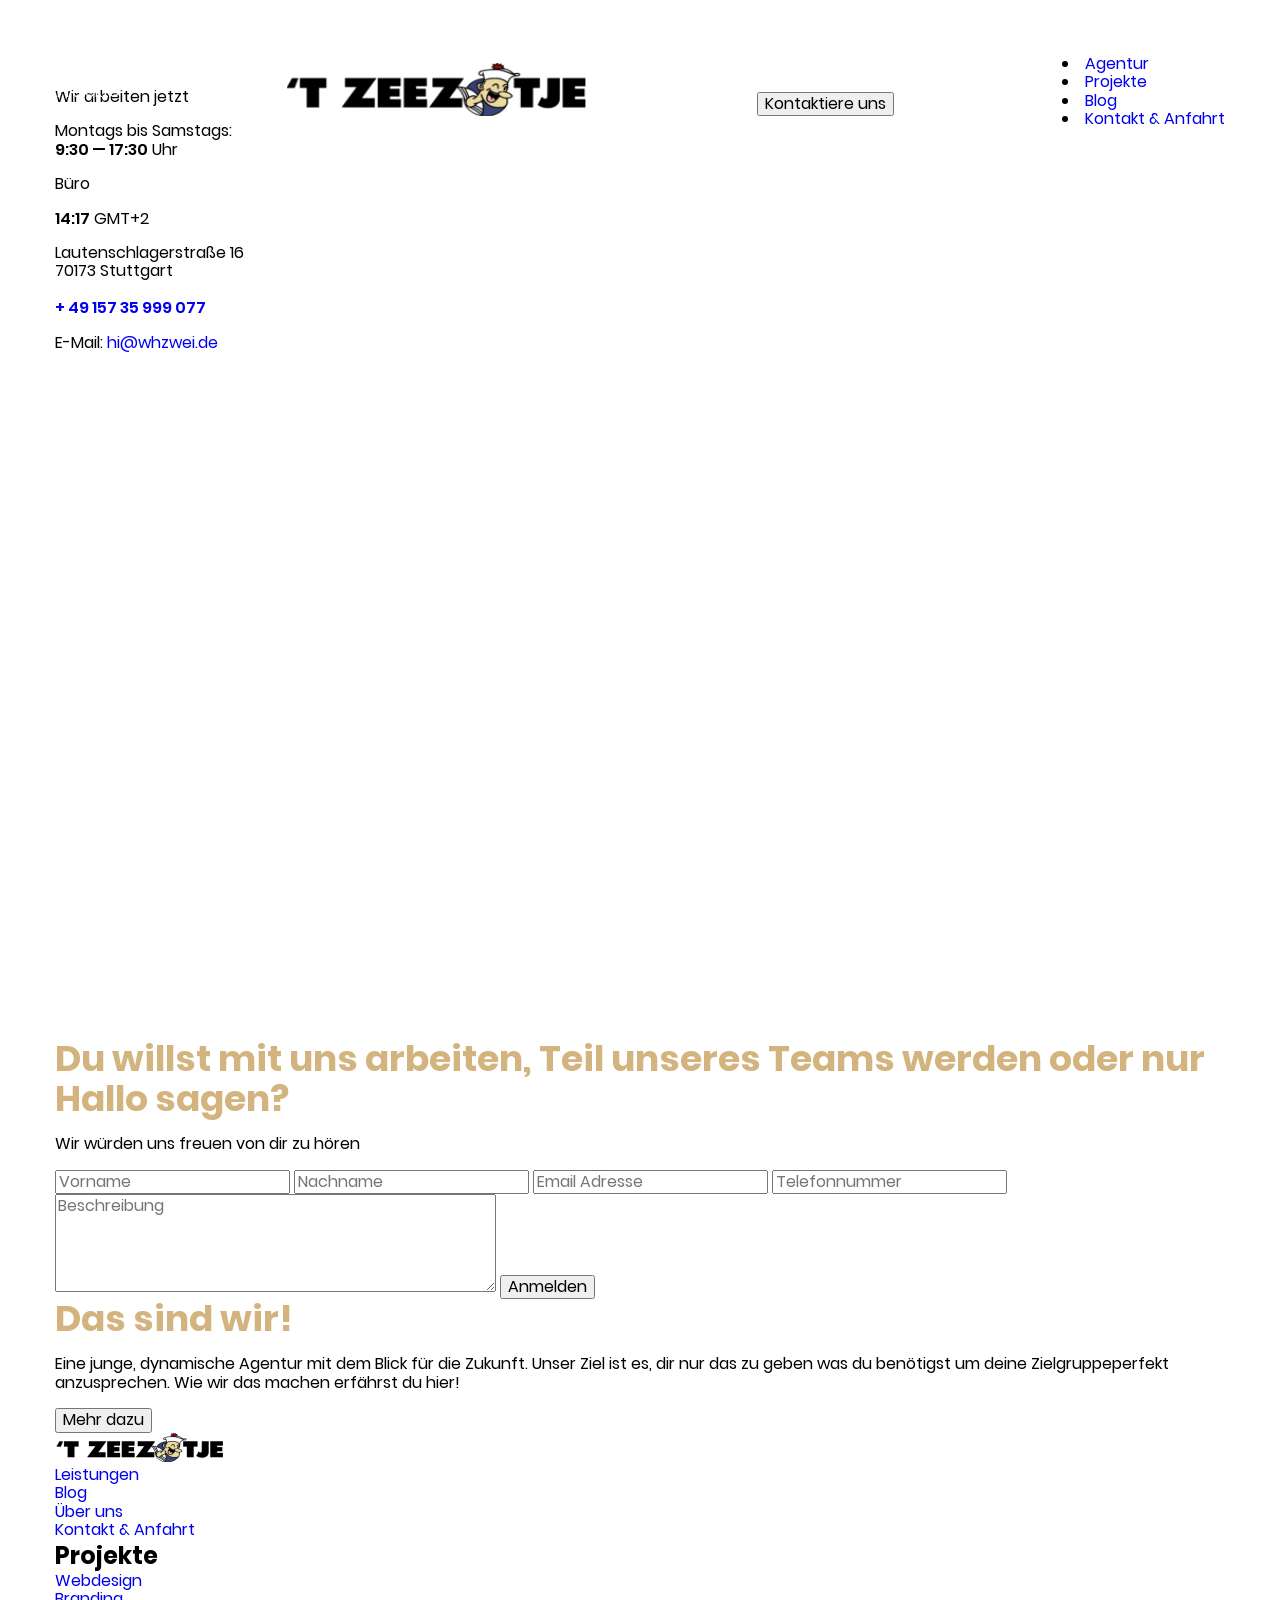
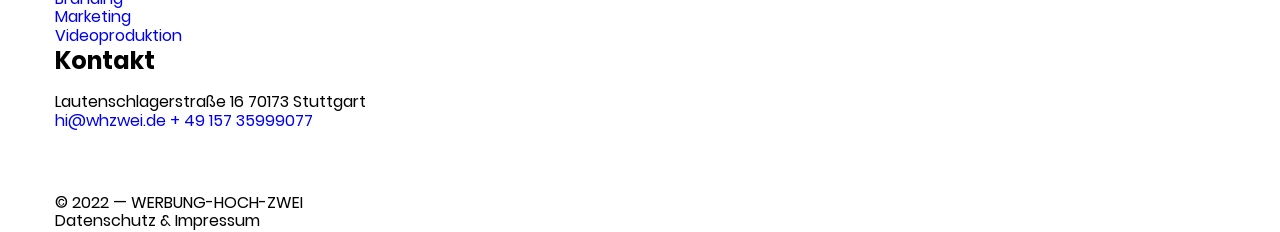
<file: contacts.html>
<!DOCTYPE html><html lang="ru"><head><meta charset="UTF-8"><meta name="viewport" content="width=device-width,initial-scale=1"><meta http-equiv="X-UA-Compatible" content="ie=edge"><title>Werbung</title><link rel="stylesheet" href="css/style.min.css"></head><body><header class="header"><div class="container header__container"><div class="header__left header__item"><nav class="menu"><ul class="menu__nav"><li class="menu__list"><a href="#" class="menu__link menu__link_active">Agentur</a></li><li class="menu__list"><a href="#" class="menu__link">Projekte</a></li><li class="menu__list"><a href="#" class="menu__link">Blog</a></li></ul></nav></div><div class="header__logo header__item"><img width="307" height="53" src="./img/logo.svg" alt="logo"></div><div class="header__right header__item"><nav class="menu"><ul class="menu__nav"><li class="menu__list"><a href="#" class="menu__link">Kontakt & Anfahrt</a></li></ul></nav><button class="button button_mini header__button">Kontaktiere uns</button></div><div class="hmenu"><li><a href="#">Agentur</a></li><li><a href="#">Projekte</a></li><li><a href="#">Blog</a></li><li><a href="#">Kontakt & Anfahrt</a></li></div><div class="hamburger"><div class="line1"></div><div class="line2"></div></div></div></header><main><section class="contacts"><div class="container"><h1 class="heading">Kontakt & Anfahrt</h1><div class="contacts__wrapper"><div class="contacts__left"><span class="contacts__heading">Wir arbeiten jetzt</span><p class="description">Montags bis Samstags:<br><strong>9:30 — 17:30</strong> Uhr</p></div><div class="contacts__right"><span class="contacts__heading">Büro</span><div class="contacts__buro"><p class="description"><strong>14:17</strong> GMT+2</p><p class="description">Lautenschlagerstraße 16<br>70173 Stuttgart<br><br><a class="contacts__phone" href="tel:+4915735999077"><strong>+ 49 157 35 999 077</strong></a></p><p class="description">E-Mail: <a class="contacts__email" href="mailto:hi@whzwei.de">hi@whzwei.de</a></p></div></div></div></div><div class="contacts__map"><iframe style="-webkit-filter: grayscale(100%);
                filter: grayscale(100%); border: none;" src="https://www.google.com/maps/d/embed?mid=16OM_bMtheVYhvkyXdZzFTGoPvHv_NKM&ehbc=2E312F" width="100%" height="667"></iframe></div></section><section class="help"><div class="container help__container"><div class="help__left"><h2 class="heading-two">Du willst mit uns arbeiten, Teil unseres Teams werden oder nur Hallo sagen?</h2><p class="help__description">Wir würden uns freuen von dir zu hören</p></div><div class="help__right"><form class="form form_help" action="#"><input class="form__item form__item_min" name="vorname" required placeholder="Vorname" type="text"> <input class="form__item form__item_min" name="nachname" required placeholder="Nachname" type="text"> <input class="form__item form__item_min" name="email" required placeholder="Email Adresse" type="email"> <input class="form__item form__item_min" name="phone" required placeholder="Telefonnummer" type="tel"> <textarea class="form__item form__item_max" rows="5" cols="45" name="beschreibung" placeholder="Beschreibung"></textarea> <button class="button button_max">Anmelden</button></form></div></div></section><section class="gray custom-section"><div class="container"><div class="gray__container"><h2 class="heading-two">Das sind wir!</h2><p class="description">Eine junge, dynamische Agentur mit dem Blick für die Zukunft. Unser Ziel ist es, dir nur das zu geben was du benötigst um deine Zielgruppeperfekt anzusprechen. Wie wir das machen erfährst du hier!</p><button class="button button_max">Mehr dazu</button></div></div></section></main><footer class="footer"><div class="container"><div class="footer__item"><div class="footer__logo"><img width="171" height="29" src="./img/logo.svg" alt="logo"></div><ul class="footer__menu"><li class="footer__menu-item"><a href="#" class="footer__menu-link">Leistungen</a></li><li class="footer__menu-item"><a href="#" class="footer__menu-link">Blog</a></li><li class="footer__menu-item"><a href="#" class="footer__menu-link">Über uns</a></li><li class="footer__menu-item"><a href="#" class="footer__menu-link">Kontakt & Anfahrt</a></li></ul></div><div class="footer__item"><h3 class="heading-three">Projekte</h3><ul class="footer__menu"><li class="footer__menu-item"><a href="#" class="footer__menu-link">Webdesign</a></li><li class="footer__menu-item"><a href="#" class="footer__menu-link">Branding</a></li><li class="footer__menu-item"><a href="#" class="footer__menu-link">Marketing</a></li><li class="footer__menu-item"><a href="#" class="footer__menu-link">Videoproduktion</a></li></ul></div><div class="footer__item"><h3 class="heading-three">Kontakt</h3><p class="footer__kontakt">Lautenschlagerstraße 16 70173 Stuttgart<br><a href="mailto:hi@whzwei.de">hi@whzwei.de</a> <a href="tel:+4915735999077">+ 49 157 35999077</a></p></div><div class="footer__item"><ul class="social"><li class="social__item"><a href="#" class="social__link"><img width="47" height="47" src="./icons/social/instagram.svg" alt="instagram" class="social__img"></a></li><li class="social__item"><a href="#" class="social__link"><img width="47" height="47" src="./icons/social/facebook.svg" alt="facebook" class="social__img"></a></li></ul><span class="copyright">© 2022 — WERBUNG-HOCH-ZWEI<br>Datenschutz & Impressum</span></div></div></footer><script src="js/script.js"></script></body></html>
</file>
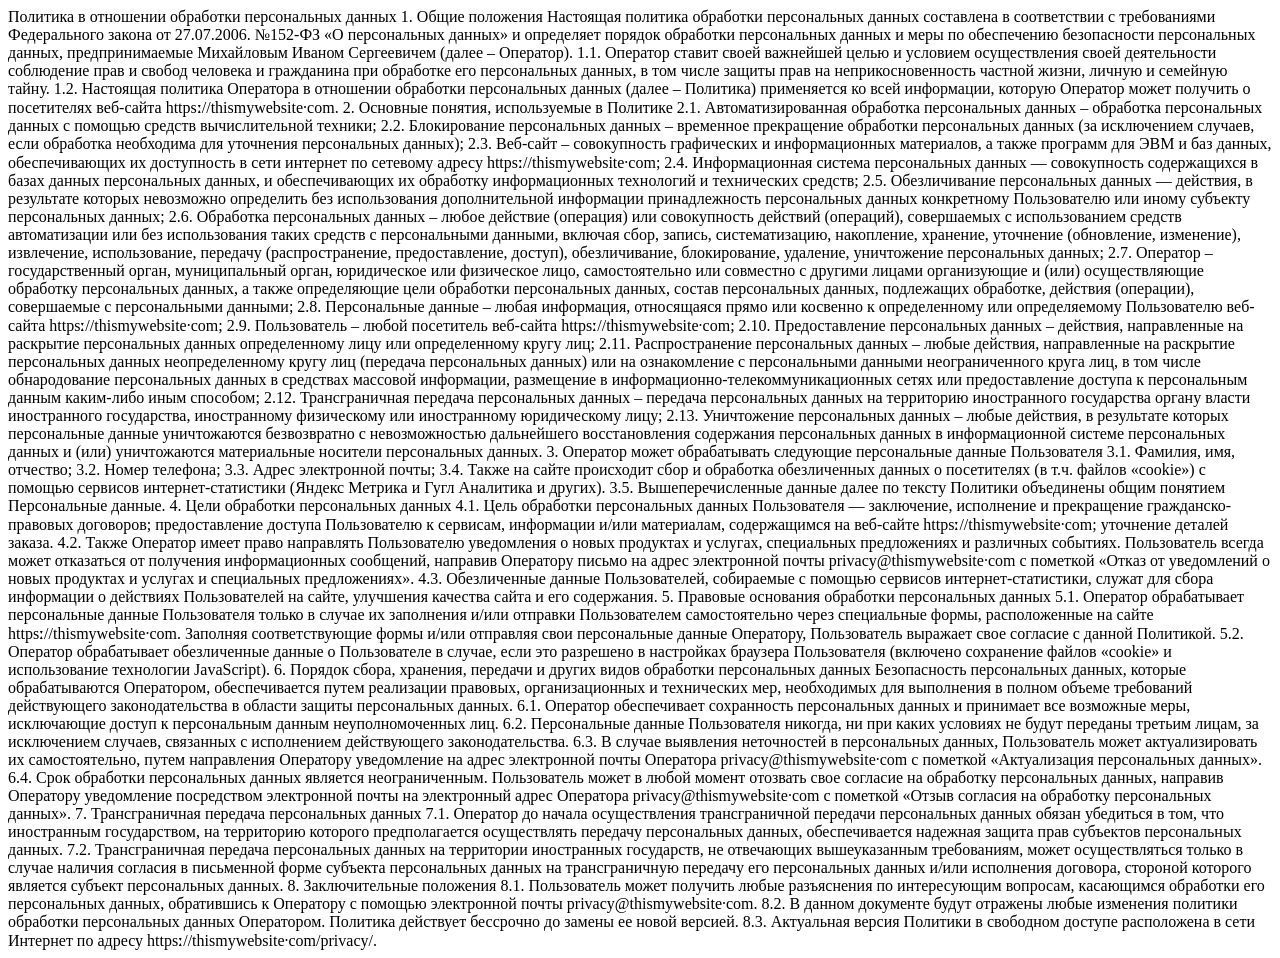
<file: policy.html>
<!DOCTYPE html><html lang="en"><head><meta charset="UTF-8"><meta name="viewport" content="width=device-width,initial-scale=1"><title>Policy</title></head><body>Политика в отношении обработки персональных данных 1. Общие положения Настоящая политика обработки персональных данных составлена в соответствии с требованиями Федерального закона от 27.07.2006. №152-ФЗ «О персональных данных» и определяет порядок обработки персональных данных и меры по обеспечению безопасности персональных данных, предпринимаемые Михайловым Иваном Сергеевичем (далее – Оператор). 1.1. Оператор ставит своей важнейшей целью и условием осуществления своей деятельности соблюдение прав и свобод человека и гражданина при обработке его персональных данных, в том числе защиты прав на неприкосновенность частной жизни, личную и семейную тайну. 1.2. Настоящая политика Оператора в отношении обработки персональных данных (далее – Политика) применяется ко всей информации, которую Оператор может получить о посетителях веб-сайта httpsː//thismywebsite·com. 2. Основные понятия, используемые в Политике 2.1. Автоматизированная обработка персональных данных – обработка персональных данных с помощью средств вычислительной техники; 2.2. Блокирование персональных данных – временное прекращение обработки персональных данных (за исключением случаев, если обработка необходима для уточнения персональных данных); 2.3. Веб-сайт – совокупность графических и информационных материалов, а также программ для ЭВМ и баз данных, обеспечивающих их доступность в сети интернет по сетевому адресу httpsː//thismywebsite·com; 2.4. Информационная система персональных данных — совокупность содержащихся в базах данных персональных данных, и обеспечивающих их обработку информационных технологий и технических средств; 2.5. Обезличивание персональных данных — действия, в результате которых невозможно определить без использования дополнительной информации принадлежность персональных данных конкретному Пользователю или иному субъекту персональных данных; 2.6. Обработка персональных данных – любое действие (операция) или совокупность действий (операций), совершаемых с использованием средств автоматизации или без использования таких средств с персональными данными, включая сбор, запись, систематизацию, накопление, хранение, уточнение (обновление, изменение), извлечение, использование, передачу (распространение, предоставление, доступ), обезличивание, блокирование, удаление, уничтожение персональных данных; 2.7. Оператор – государственный орган, муниципальный орган, юридическое или физическое лицо, самостоятельно или совместно с другими лицами организующие и (или) осуществляющие обработку персональных данных, а также определяющие цели обработки персональных данных, состав персональных данных, подлежащих обработке, действия (операции), совершаемые с персональными данными; 2.8. Персональные данные – любая информация, относящаяся прямо или косвенно к определенному или определяемому Пользователю веб-сайта httpsː//thismywebsite·com; 2.9. Пользователь – любой посетитель веб-сайта httpsː//thismywebsite·com; 2.10. Предоставление персональных данных – действия, направленные на раскрытие персональных данных определенному лицу или определенному кругу лиц; 2.11. Распространение персональных данных – любые действия, направленные на раскрытие персональных данных неопределенному кругу лиц (передача персональных данных) или на ознакомление с персональными данными неограниченного круга лиц, в том числе обнародование персональных данных в средствах массовой информации, размещение в информационно-телекоммуникационных сетях или предоставление доступа к персональным данным каким-либо иным способом; 2.12. Трансграничная передача персональных данных – передача персональных данных на территорию иностранного государства органу власти иностранного государства, иностранному физическому или иностранному юридическому лицу; 2.13. Уничтожение персональных данных – любые действия, в результате которых персональные данные уничтожаются безвозвратно с невозможностью дальнейшего восстановления содержания персональных данных в информационной системе персональных данных и (или) уничтожаются материальные носители персональных данных. 3. Оператор может обрабатывать следующие персональные данные Пользователя 3.1. Фамилия, имя, отчество; 3.2. Номер телефона; 3.3. Адрес электронной почты; 3.4. Также на сайте происходит сбор и обработка обезличенных данных о посетителях (в т.ч. файлов «cookie») с помощью сервисов интернет-статистики (Яндекс Метрика и Гугл Аналитика и других). 3.5. Вышеперечисленные данные далее по тексту Политики объединены общим понятием Персональные данные. 4. Цели обработки персональных данных 4.1. Цель обработки персональных данных Пользователя — заключение, исполнение и прекращение гражданско-правовых договоров; предоставление доступа Пользователю к сервисам, информации и/или материалам, содержащимся на веб-сайте httpsː//thismywebsite·com; уточнение деталей заказа. 4.2. Также Оператор имеет право направлять Пользователю уведомления о новых продуктах и услугах, специальных предложениях и различных событиях. Пользователь всегда может отказаться от получения информационных сообщений, направив Оператору письмо на адрес электронной почты privacy@thismywebsite·com с пометкой «Отказ от уведомлений о новых продуктах и услугах и специальных предложениях». 4.3. Обезличенные данные Пользователей, собираемые с помощью сервисов интернет-статистики, служат для сбора информации о действиях Пользователей на сайте, улучшения качества сайта и его содержания. 5. Правовые основания обработки персональных данных 5.1. Оператор обрабатывает персональные данные Пользователя только в случае их заполнения и/или отправки Пользователем самостоятельно через специальные формы, расположенные на сайте httpsː//thismywebsite·com. Заполняя соответствующие формы и/или отправляя свои персональные данные Оператору, Пользователь выражает свое согласие с данной Политикой. 5.2. Оператор обрабатывает обезличенные данные о Пользователе в случае, если это разрешено в настройках браузера Пользователя (включено сохранение файлов «cookie» и использование технологии JavaScript). 6. Порядок сбора, хранения, передачи и других видов обработки персональных данных Безопасность персональных данных, которые обрабатываются Оператором, обеспечивается путем реализации правовых, организационных и технических мер, необходимых для выполнения в полном объеме требований действующего законодательства в области защиты персональных данных. 6.1. Оператор обеспечивает сохранность персональных данных и принимает все возможные меры, исключающие доступ к персональным данным неуполномоченных лиц. 6.2. Персональные данные Пользователя никогда, ни при каких условиях не будут переданы третьим лицам, за исключением случаев, связанных с исполнением действующего законодательства. 6.3. В случае выявления неточностей в персональных данных, Пользователь может актуализировать их самостоятельно, путем направления Оператору уведомление на адрес электронной почты Оператора privacy@thismywebsite·com с пометкой «Актуализация персональных данных». 6.4. Срок обработки персональных данных является неограниченным. Пользователь может в любой момент отозвать свое согласие на обработку персональных данных, направив Оператору уведомление посредством электронной почты на электронный адрес Оператора privacy@thismywebsite·com с пометкой «Отзыв согласия на обработку персональных данных». 7. Трансграничная передача персональных данных 7.1. Оператор до начала осуществления трансграничной передачи персональных данных обязан убедиться в том, что иностранным государством, на территорию которого предполагается осуществлять передачу персональных данных, обеспечивается надежная защита прав субъектов персональных данных. 7.2. Трансграничная передача персональных данных на территории иностранных государств, не отвечающих вышеуказанным требованиям, может осуществляться только в случае наличия согласия в письменной форме субъекта персональных данных на трансграничную передачу его персональных данных и/или исполнения договора, стороной которого является субъект персональных данных. 8. Заключительные положения 8.1. Пользователь может получить любые разъяснения по интересующим вопросам, касающимся обработки его персональных данных, обратившись к Оператору с помощью электронной почты privacy@thismywebsite·com. 8.2. В данном документе будут отражены любые изменения политики обработки персональных данных Оператором. Политика действует бессрочно до замены ее новой версией. 8.3. Актуальная версия Политики в свободном доступе расположена в сети Интернет по адресу httpsː//thismywebsite·com/privacy/.</body></html>
</file>
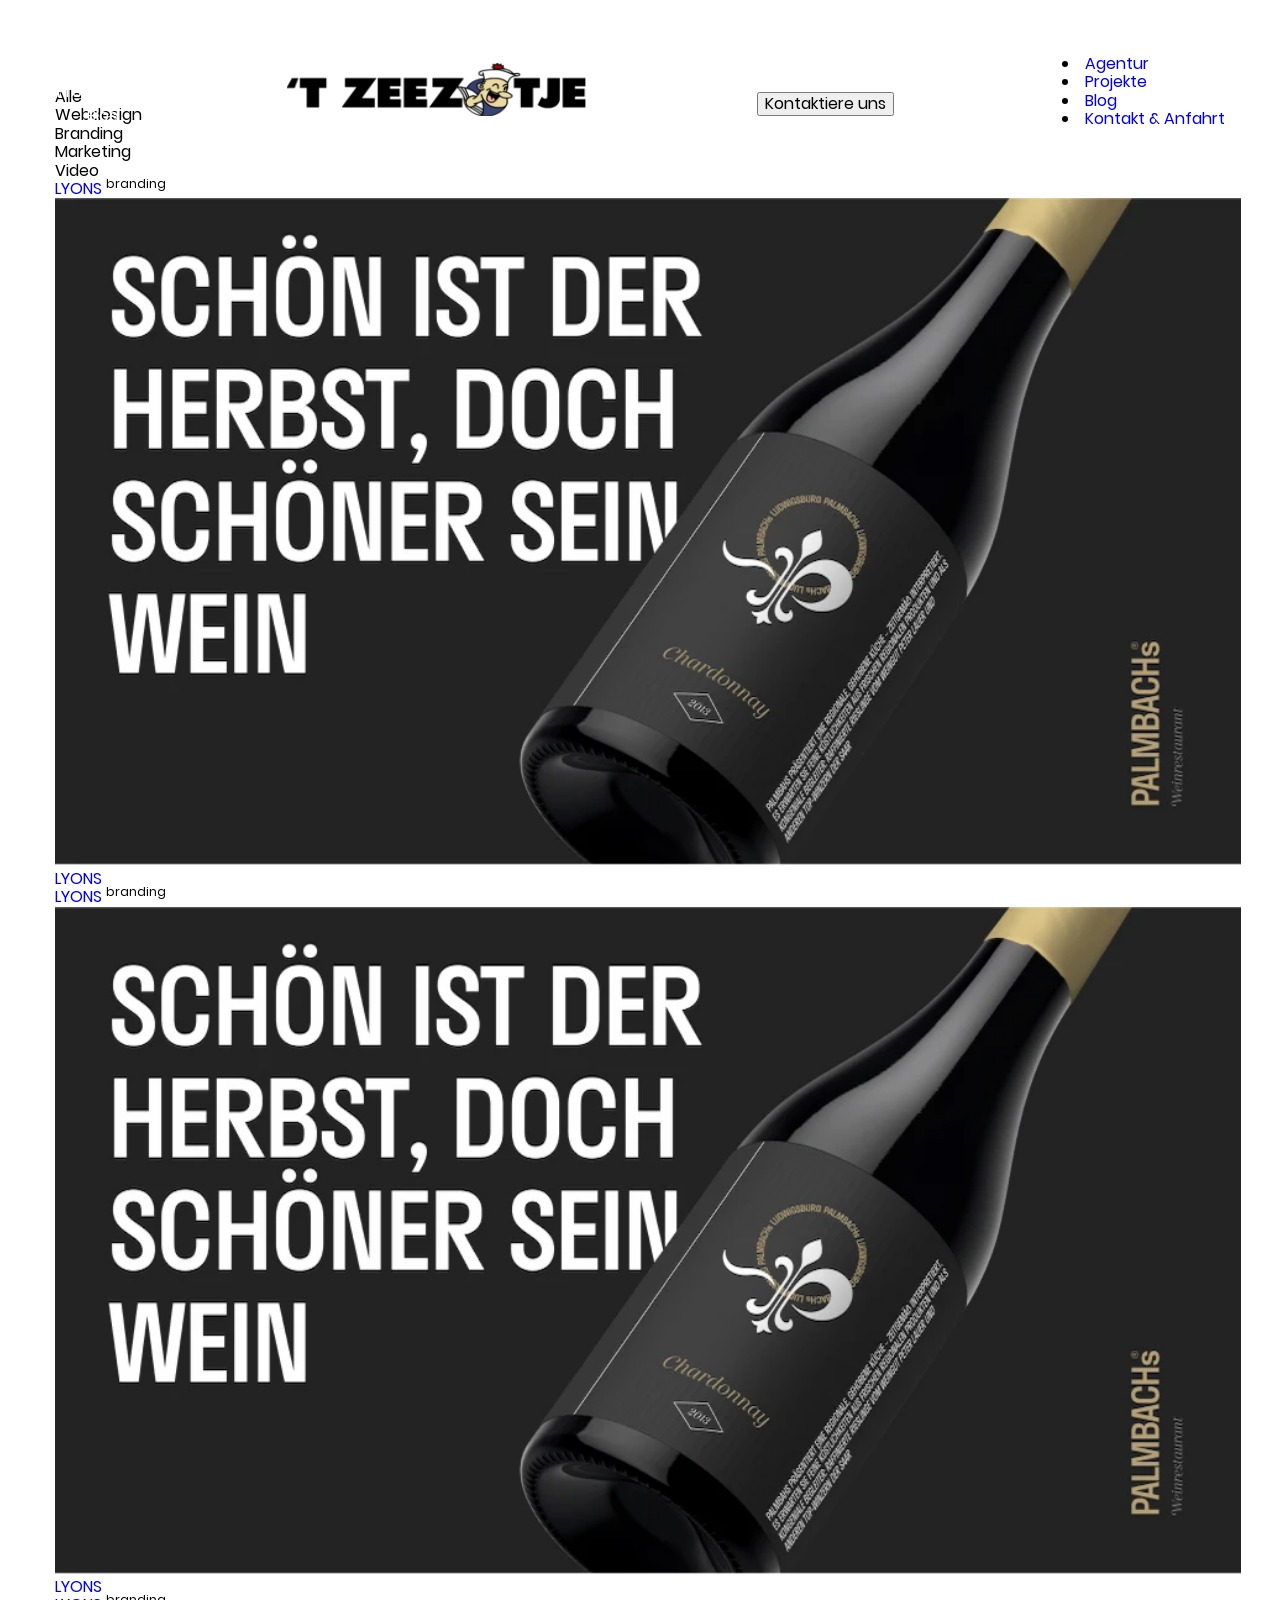
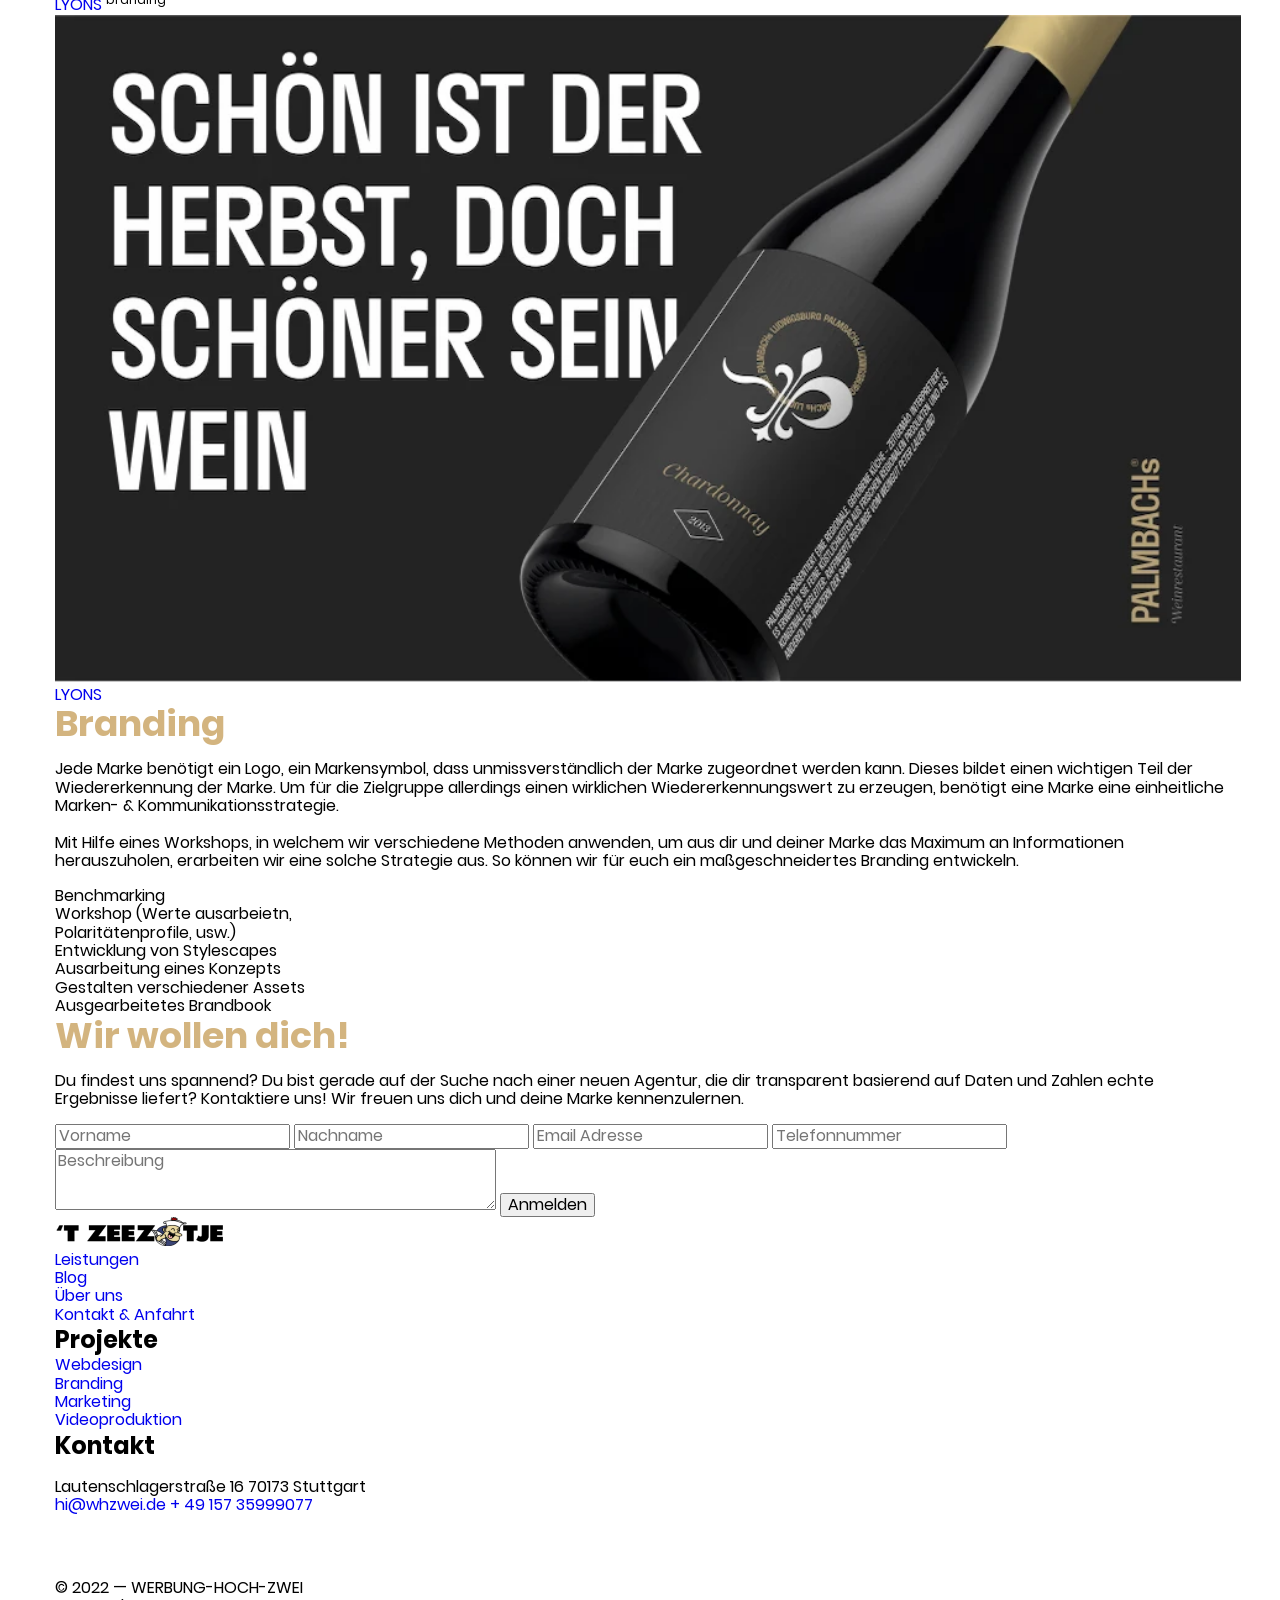
<file: project.html>
<!DOCTYPE html><html lang="ru"><head><meta charset="UTF-8"><meta name="viewport" content="width=device-width,initial-scale=1"><meta http-equiv="X-UA-Compatible" content="ie=edge"><title>Werbung</title><link rel="stylesheet" href="./css/style.min.css"></head><body><header class="header"><div class="container header__container"><div class="header__left header__item"><nav class="menu"><ul class="menu__nav"><li class="menu__list"><a href="#" class="menu__link menu__link_active">Agentur</a></li><li class="menu__list"><a href="#" class="menu__link">Projekte</a></li><li class="menu__list"><a href="#" class="menu__link">Blog</a></li></ul></nav></div><div class="header__logo header__item"><img width="307" height="53" src="./img/logo.svg" alt="logo"></div><div class="header__right header__item"><nav class="menu"><ul class="menu__nav"><li class="menu__list"><a href="#" class="menu__link">Kontakt & Anfahrt</a></li></ul></nav><button class="button button_mini header__button">Kontaktiere uns</button></div><div class="hmenu"><li><a href="#">Agentur</a></li><li><a href="#">Projekte</a></li><li><a href="#">Blog</a></li><li><a href="#">Kontakt & Anfahrt</a></li></div><div class="hamburger"><div class="line1"></div><div class="line2"></div></div></div></header><main><h1 class="heading-two visually-hidden">Projekte</h1><section class="projects" id="top"><div class="container"><div class="projects__wrapper"><ul class="fmenu"><li class="fmenu-item fmenu_active" data-filter=".all">Alle</li><li class="fmenu-item" data-filter=".projects__item_webdesign">Webdesign</li><li class="fmenu-item" data-filter=".projects__item_branding">Branding</li><li class="fmenu-item" data-filter=".projects__item_marketing">Marketing</li><li class="fmenu-item" data-filter=".projects__item_video">Video</li></ul><ul class="projects__list"><li class="projects__item projects__item_job" data-filter=".projects__item_webdesign"><div class="projects__item-left links"><a href="#" class="links__main">LYONS</a> <sup>branding</sup></div><div class="projects__item-right"><img width="1186" height="667" src="./icons/promo/Palmbachs.webp" alt="Palmbachs" class="info__img"> <a href="#" class="info__link">LYONS</a></div></li><li class="projects__item projects__item_job" data-filter=".projects__item_marketing"><div class="projects__item-left links"><a href="#" class="links__main">LYONS</a> <sup>branding</sup></div><div class="projects__item-right"><img width="1186" height="667" src="./icons/promo/Palmbachs.webp" alt="Palmbachs" class="info__img"> <a href="#" class="info__link">LYONS</a></div></li><li class="projects__item projects__item_job" data-filter=".projects__item_video"><div class="projects__item-left links"><a href="#" class="links__main">LYONS</a> <sup>branding</sup></div><div class="projects__item-right"><img width="1186" height="667" src="./icons/promo/Palmbachs.webp" alt="Palmbachs" class="info__img"> <a href="#" class="info__link">LYONS</a></div></li></ul></div></div></section><section><div class="container"><div class="projects__container"><div class="projects__item projects__about"><div class="projects__item-left"><h2 class="heading-two">Branding</h2></div><div class="projects__item-right"><p class="description">Jede Marke benötigt ein Logo, ein Markensymbol, dass unmissverständlich der Marke zugeordnet werden kann. Dieses bildet einen wichtigen Teil der Wiedererkennung der Marke. Um für die Zielgruppe allerdings einen wirklichen Wiedererkennungswert zu erzeugen, benötigt eine Marke eine einheitliche Marken- & Kommunikationsstrategie.<br><br>Mit Hilfe eines Workshops, in welchem wir verschiedene Methoden anwenden, um aus dir und deiner Marke das Maximum an Informationen herauszuholen, erarbeiten wir eine solche Strategie aus. So können wir für euch ein maßgeschneidertes Branding entwickeln.</p><ul class="projects__about-list"><li class="projects__about-item">Benchmarking</li><li class="projects__about-item">Workshop (Werte ausarbeietn,<br>Polaritätenprofile, usw.)</li><li class="projects__about-item">Entwicklung von Stylescapes</li><li class="projects__about-item">Ausarbeitung eines Konzepts</li><li class="projects__about-item">Gestalten verschiedener Assets</li><li class="projects__about-item">Ausgearbeitetes Brandbook</li></ul></div></div></div></div></section><section class="feedback"><div class="container"><h2 class="heading-two">Wir wollen dich!</h2><p class="description">Du findest uns spannend? Du bist gerade auf der Suche nach einer neuen Agentur, die dir transparent basierend auf Daten und Zahlen echte Ergebnisse liefert? Kontaktiere uns! Wir freuen uns dich und deine Marke kennenzulernen.</p><form class="form form_feedback" action="#"><input class="form__item form__item_min" name="vorname" required placeholder="Vorname" type="text"> <input class="form__item form__item_min" name="nachname" required placeholder="Nachname" type="text"> <input class="form__item form__item_min" name="email" required placeholder="Email Adresse" type="email"> <input class="form__item form__item_min" name="phone" required placeholder="Telefonnummer" type="tel"> <textarea class="form__item form__item_max" rows="3" cols="45" name="beschreibung" placeholder="Beschreibung"></textarea> <button class="button button_max">Anmelden</button></form></div></section></main><footer class="footer"><div class="container"><div class="footer__item"><div class="footer__logo"><img width="171" height="29" src="./img/logo.svg" alt="logo"></div><ul class="footer__menu"><li class="footer__menu-item"><a href="#" class="footer__menu-link">Leistungen</a></li><li class="footer__menu-item"><a href="#" class="footer__menu-link">Blog</a></li><li class="footer__menu-item"><a href="#" class="footer__menu-link">Über uns</a></li><li class="footer__menu-item"><a href="#" class="footer__menu-link">Kontakt & Anfahrt</a></li></ul></div><div class="footer__item"><h3 class="heading-three">Projekte</h3><ul class="footer__menu"><li class="footer__menu-item"><a href="#" class="footer__menu-link">Webdesign</a></li><li class="footer__menu-item"><a href="#" class="footer__menu-link">Branding</a></li><li class="footer__menu-item"><a href="#" class="footer__menu-link">Marketing</a></li><li class="footer__menu-item"><a href="#" class="footer__menu-link">Videoproduktion</a></li></ul></div><div class="footer__item"><h3 class="heading-three">Kontakt</h3><p class="footer__kontakt">Lautenschlagerstraße 16 70173 Stuttgart<br><a href="mailto:hi@whzwei.de">hi@whzwei.de</a> <a href="tel:+4915735999077">+ 49 157 35999077</a></p></div><div class="footer__item"><ul class="social"><li class="social__item"><a href="#" class="social__link"><img width="47" height="47" src="./icons/social/instagram.svg" alt="instagram" class="social__img"></a></li><li class="social__item"><a href="#" class="social__link"><img width="47" height="47" src="./icons/social/facebook.svg" alt="facebook" class="social__img"></a></li></ul><span class="copyright">© 2022 — WERBUNG-HOCH-ZWEI<br>Datenschutz & Impressum</span></div></div></footer><script src="./js/script.js"></script><script src="./js/modules/sidebar.js"></script><script src="./js/modules/tabs.js"></script></body></html>
</file>
<file: css/style.min.css>
/*! normalize.css v8.0.1 | MIT License | github.com/necolas/normalize.css */html{line-height:1.15;-webkit-text-size-adjust:100%}body{margin:0}main{display:block}h1{font-size:2em;margin:.67em 0}hr{box-sizing:content-box;height:0;overflow:visible}pre{font-family:monospace,monospace;font-size:1em}a{background-color:rgba(0,0,0,0)}abbr[title]{border-bottom:none;text-decoration:underline;-webkit-text-decoration:underline dotted;text-decoration:underline dotted}b,strong{font-weight:bolder}code,kbd,samp{font-family:monospace,monospace;font-size:1em}small{font-size:80%}sub,sup{font-size:75%;line-height:0;position:relative;vertical-align:baseline}sub{bottom:-.25em}sup{top:-.5em}img{border-style:none}button,input,optgroup,select,textarea{font-family:inherit;font-size:100%;line-height:1.15;margin:0}button,input{overflow:visible}button,select{text-transform:none}[type=button],[type=reset],[type=submit],button{-webkit-appearance:button}[type=button]::-moz-focus-inner,[type=reset]::-moz-focus-inner,[type=submit]::-moz-focus-inner,button::-moz-focus-inner{border-style:none;padding:0}[type=button]:-moz-focusring,[type=reset]:-moz-focusring,[type=submit]:-moz-focusring,button:-moz-focusring{outline:1px dotted ButtonText}fieldset{padding:.35em .75em .625em}legend{box-sizing:border-box;color:inherit;display:table;max-width:100%;padding:0;white-space:normal}progress{vertical-align:baseline}textarea{overflow:auto}[type=checkbox],[type=radio]{box-sizing:border-box;padding:0}[type=number]::-webkit-inner-spin-button,[type=number]::-webkit-outer-spin-button{height:auto}[type=search]{-webkit-appearance:textfield;outline-offset:-2px}[type=search]::-webkit-search-decoration{-webkit-appearance:none}::-webkit-file-upload-button{-webkit-appearance:button;font:inherit}details{display:block}summary{display:list-item}template{display:none}[hidden]{display:none}@font-face{font-family:Poppins;font-display:swap;src:local("Poppins-Regular"),url(../fonts/Poppins-Regular.woff2) format("woff2"),url(../fonts/Poppins-Regular.woff) format("woff");font-weight:400;font-style:normal}@font-face{font-family:Poppins;font-display:swap;src:local("Poppins-Medium"),url(../fonts/Poppins-Medium.woff2) format("woff2"),url(../fonts/Poppins-Medium.woff) format("woff");font-weight:500;font-style:normal}@font-face{font-family:Poppins;font-display:swap;src:local("Poppins-Bold"),url(../fonts/Poppins-Bold.woff2) format("woff2"),url(../fonts/Poppins-Bold.woff) format("woff");font-weight:600;font-style:normal}@font-face{font-family:Poppins;font-display:swap;src:local("Poppins-SemiBold"),url(../fonts/Poppins-SemiBold.woff2) format("woff2"),url(../fonts/Poppins-SemiBold.woff) format("woff");font-weight:700;font-style:normal}*{font-family:Poppins,sans-serif;box-sizing:border-box}body{position:relative}a{text-decoration:none}.header__phone:hover,.menu__link:hover{opacity:.8}ul{list-style-type:none;padding:0;margin:0}.show{display:block!important}.hide{display:none!important}.fade{-webkit-animation-name:fade;animation-name:fade;-webkit-animation-duration:1.5s;animation-duration:1.5s}@-webkit-keyframes fade{from{opacity:.1}to{opacity:1}}@keyframes fade{from{opacity:.1}to{opacity:1}}.container{max-width:1170px;width:100%;margin:0 auto}.swiper{width:100%}.swiper-button-next,.swiper-button-prev{background-image:url(../icons/arrow-main.svg);background-repeat:no-repeat;background-size:100% auto;background-position:center}.swiper-button-next{rotate:180deg}.swiper-button-next:hover{background-image:url(../icons/arrow-gold.svg);rotate:360deg}.swiper-button-prev:hover{background-image:url(../icons/arrow-gold.svg);rotate:180deg}.swiper-button-next::after,.swiper-button-prev::after{display:none}@media(max-width:1024px){.container{padding:0 15px}}.header{z-index:15;top:0;left:0;background-color:rgba(0,0,0,0);width:100%}.header .container{display:flex;justify-content:space-between;align-items:center}.header__phone{position:relative;display:flex;align-items:center;margin-bottom:2px}.header__phone::before{content:"";background-image:url(../../icons/call-calling.svg);background-repeat:no-repeat;background-color:rgba(0,0,0,0);background-size:contain;width:100%;height:100%;position:absolute;left:0}@media(max-width:768px){.header__feedback{padding:0 4.3vw}}@media(max-width:1024px){.header{position:fixed;background-color:#fff;padding:20px 0}.header__item_mob{display:none}.header__feedback .btn{display:none}.header .menu{order:1}.header__feedback{justify-content:flex-start;align-items:center;order:2}.header__phone{padding-left:60px;font-size:36px;line-height:40px;color:#000}.header__m{position:absolute;top:0;right:0;height:100vh;background-color:#fff;display:flex;flex-direction:column;width:100%;transform:translateX(100%);transition:transform .5s ease-in;overflow-y:scroll}}@media(min-width:1025px){.header{position:absolute;padding:55px 0 54px 0}.header__phone{padding-left:37px;padding-right:3px;font-weight:400;font-size:16px;line-height:24px;letter-spacing:.2px;color:#fff}.header__m{display:none}}.hamburger{cursor:pointer}.hamburger div{background-color:#000;transition:all .3s ease}@media(max-width:1024px){.hamburger{display:block;position:absolute;top:50%;right:15px;transform:translateY(-50%)}.hamburger div{display:block;width:40px;margin:8px 0;height:3.5px;background-color:#d3b47f}.toggle .line1{transform:rotate(-45deg) translate(-8px,8px);background-color:#d3b47f;transition:all 1s ease}.toggle .line2{transform:scaleY(0);background-color:#d3b47f;transition:all 1s ease}.toggle .line3{transform:rotate(45deg) translate(-8px,-8px);background-color:#d3b47f;transition:all 1s ease}.nav-active{transform:translateX(0)}.hidden{overflow:hidden}}@media(min-width:1025px){.hamburger{display:none}}.logo{display:inherit}.logo__link{display:inherit}.logo__img{height:auto}@media(max-width:1024px){.logo{z-index:1;position:relative}.logo__img_des{display:none}.logo__img_mob{width:70%;display:block}}@media(min-width:1025px){.logo__img_des{display:block}.logo__img_mob{display:none}}@media(max-width:1024px){.header .menu{padding:140px 20px}.header .menu__list{display:flex;flex-direction:column;align-items:center}.header .menu__item{margin-bottom:30px;list-style-type:none;color:#fff;cursor:pointer}.header .menu__item:hover{color:#3a4574}.header .menu__item a:hover{opacity:.8}.header .menu__link{font-size:36px;line-height:40px;color:#d3b47f}}@media(min-width:1025px){.menu__list{display:flex;align-items:center;justify-content:flex-end}.menu__item{padding-bottom:1px}.menu__item:not(:last-child){margin-right:45px}.menu__item:last-child{margin-right:24px}.menu__item_mob{display:none}.menu__link{display:block;font-size:16px;line-height:24px;font-weight:400;color:#fff}}.promo{overflow:hidden;background:url(../img/promo.webp);background-repeat:no-repeat;background-size:cover}.promo .container{display:flex;flex-direction:column;justify-content:center;z-index:5}.promo__wrapper{display:flex}@media(max-width:768px){.promo{min-height:500px;margin-bottom:40px}.promo .container_promo{padding-top:140px}.promo__info{padding-bottom:15px;font-weight:400;font-size:16px;line-height:24px;letter-spacing:1.9px;color:#fff}.promo__wrapper{flex-direction:column;align-items:flex-start;padding-top:20px}.promo__wrapper .btn{margin-bottom:15px}}@media(min-width:769px){.promo{min-height:901px;margin-bottom:80px}.promo .container_promo{padding-top:264px}.promo__info{padding-bottom:24px;font-weight:400;font-size:24px;line-height:32px;letter-spacing:1.9px;color:#fff}.promo__wrapper{justify-content:space-between;align-items:center;padding-top:40px}}.contacts__form{display:flex;flex-direction:column}.contacts__form .btn{margin:0 auto}.contacts__input{width:100%;background:#fff;border:none;outline:0;border:1px solid #3a4574}@media(max-width:768px){.contacts__input{height:8vw;font-size:3vw;padding:0 3vw;margin-bottom:3vw}}@media(min-width:769px){.contacts__input{height:70px;font-size:20px;padding:0 30px;margin-bottom:20px}}.modal{position:fixed;top:0;left:0;z-index:1050;display:none;width:100%;height:100%;overflow:hidden;background-color:rgba(0,0,0,.5)}.modal__dialog{max-width:80%;margin:20px auto}.modal__content{position:relative;width:100%;background-color:#fff;border:1px solid rgba(0,0,0,.2);max-height:95vh;overflow-y:auto;padding:5% 10%}.modal__content .contacts__form{align-items:center;margin-right:0}.modal__close{position:absolute;top:0;right:10px;font-size:40px;color:#000;opacity:.5;font-weight:700;border:none;background-color:rgba(0,0,0,0);cursor:pointer}.modal__title{margin-top:0;margin-bottom:20px;font-weight:500;color:#3a4574}.btn{text-align:center;cursor:pointer}.btn-blue{background-color:#3a4574;color:#fff}.btn-blue:hover{background-color:#006382}@media(max-width:768px){.btn-blue{display:inline-block;min-width:180px;padding:20px;font-size:16px;font-weight:20px;border:none}}@media(min-width:769px){.btn-blue{display:inline-block;min-width:265px;padding:38px 60px;font-weight:500;font-size:18px;line-height:24px;border:none}}h1{margin:0;font-weight:600;color:#fff}h2{margin:0;font-weight:600;color:#d3b47f}h3{margin:0;font-weight:600}@media(max-width:768px){h1{font-size:28px;line-height:32px}h2{font-size:24px;line-height:28px}h3{font-size:18px;line-height:24px}}@media(min-width:769px){h1{font-size:64px;line-height:88px}h2{font-size:36px;line-height:40px}h3{font-size:24px;line-height:32px}}.social{display:flex}.social__link{display:flex;justify-content:center;align-items:center;font-weight:600;font-size:16px;line-height:24px;color:#fff;border:1px solid #fff;border-radius:50%}.social__link:hover{color:#000;border:1px solid #000;background-color:#fff}@media(max-width:768px){.social__item:not(:last-child){margin-right:15px}.social__link{width:34px;height:34px}}@media(min-width:769px){.social__item:not(:last-child){margin-right:25px}.social__link{width:48px;height:48px}}.information .container{display:flex}.information__content{width:100%}.information__item hr{margin-top:0;padding:0;height:0;border:none;border-top:1px solid #e7e7e7}.information__item:not(:last-child) hr{margin-bottom:19px}.information__wrapper{display:flex;align-items:center;padding-top:10px;padding-bottom:20px;font-weight:400}@media(max-width:1024px){.information{margin-bottom:40px}.information .container{flex-direction:column;align-items:center}.information__content{width:100%;margin-bottom:40px}.information__img{width:50%;height:auto}.information__wrapper{font-size:14px;line-height:16px}.information__wrapper img{margin:0 10px}}@media(min-width:1025px){.information{margin-bottom:90px}.information__content{width:100%;max-width:469px;margin-right:32px}.information__wrapper{font-size:18px;line-height:32px}.information__wrapper img{margin:0 12px}}.reviews{padding:219px 0 220px 0;background-color:#3a4574}.reviews__wrapper{display:flex;flex-direction:column;align-items:center;margin:0 auto}.reviews__wrapper img{margin-bottom:34px}.reviews__wrapper h2{text-align:center;margin-bottom:20px}.reviews__description{margin-top:0;font-weight:500;text-align:center;color:#fff}.reviews__name{font-weight:600;text-align:center;color:#d3b47f}@media(max-width:1024px){.reviews{padding:40px 0}.reviews__wrapper{width:75%}.reviews__description{margin-bottom:20px;font-size:14px;line-height:16px}.reviews__name{font-size:16px;line-height:20px}}@media(min-width:1025px){.reviews{padding:219px 0 220px 0}.reviews__wrapper{width:785px}.reviews__description{margin-bottom:40px;font-size:16px;line-height:40px}.reviews__name{font-size:24px;line-height:30px;letter-spacing:.245em}}
</file>
